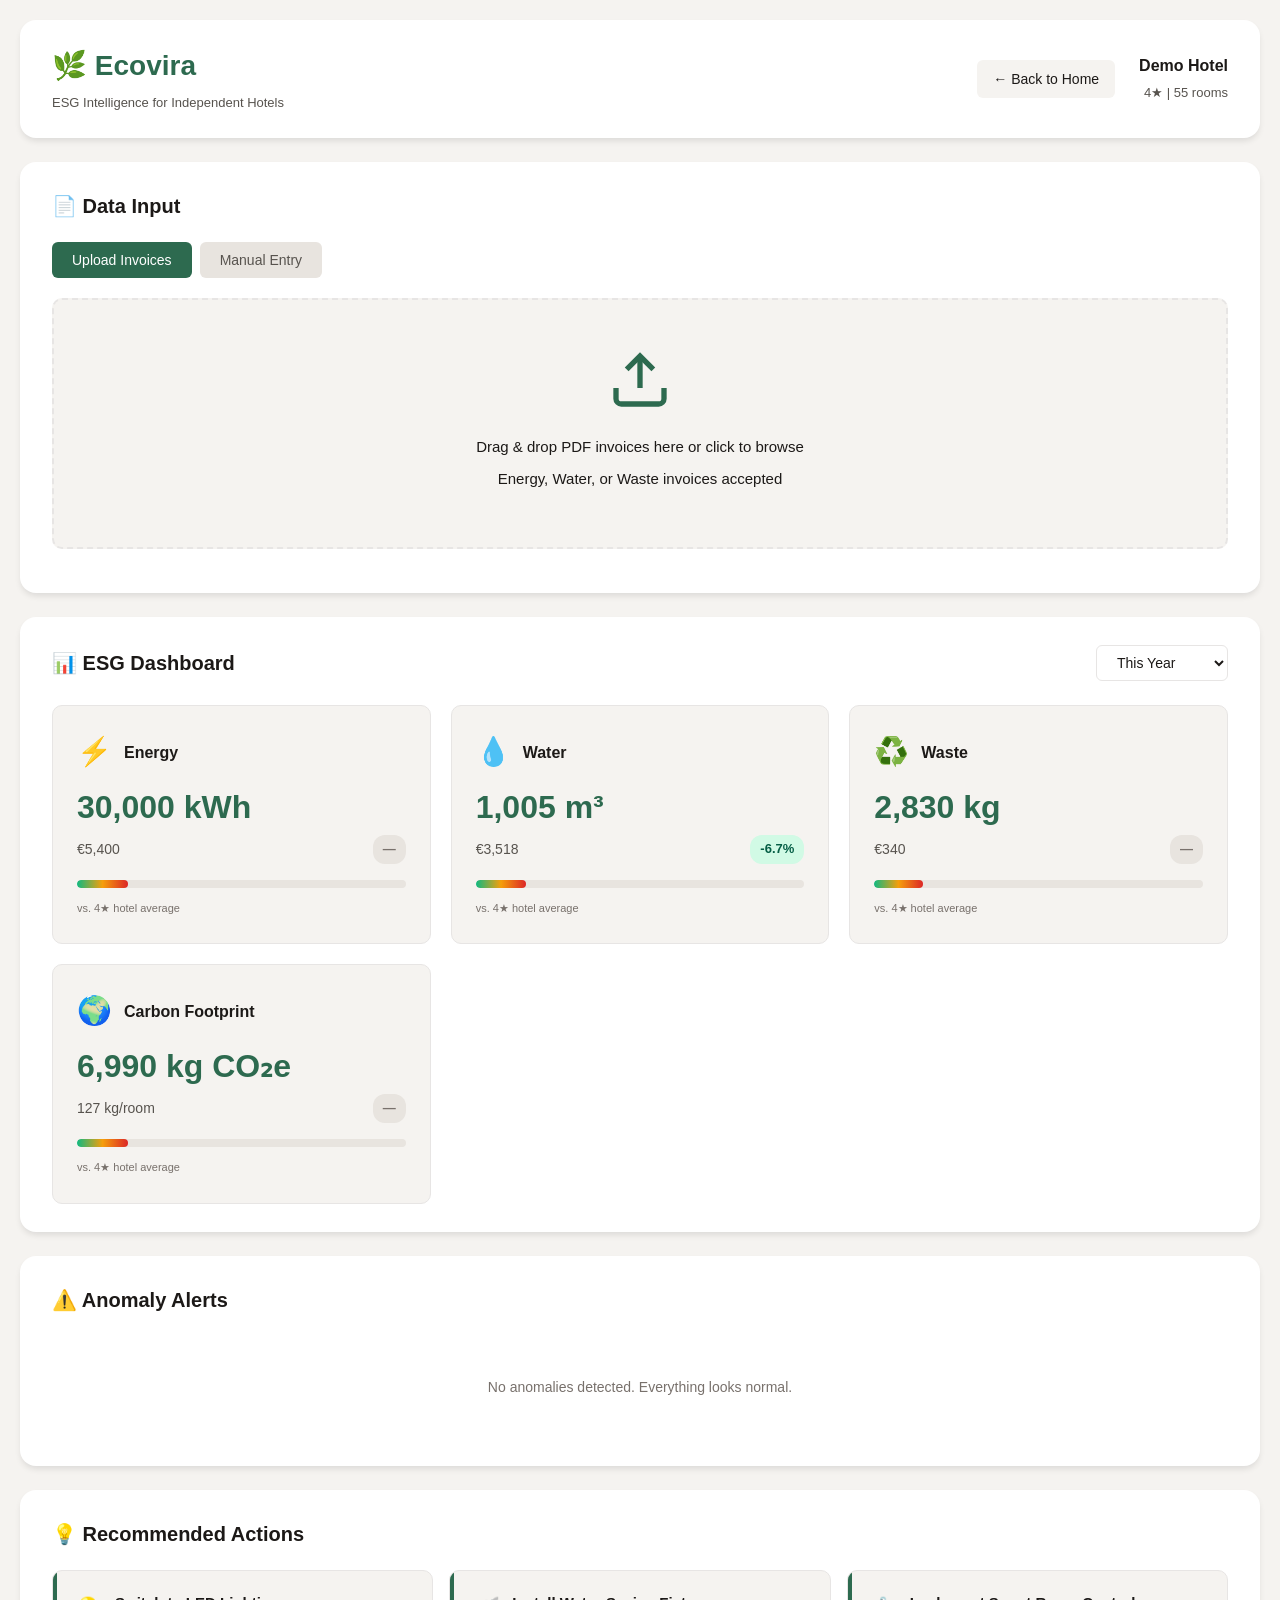
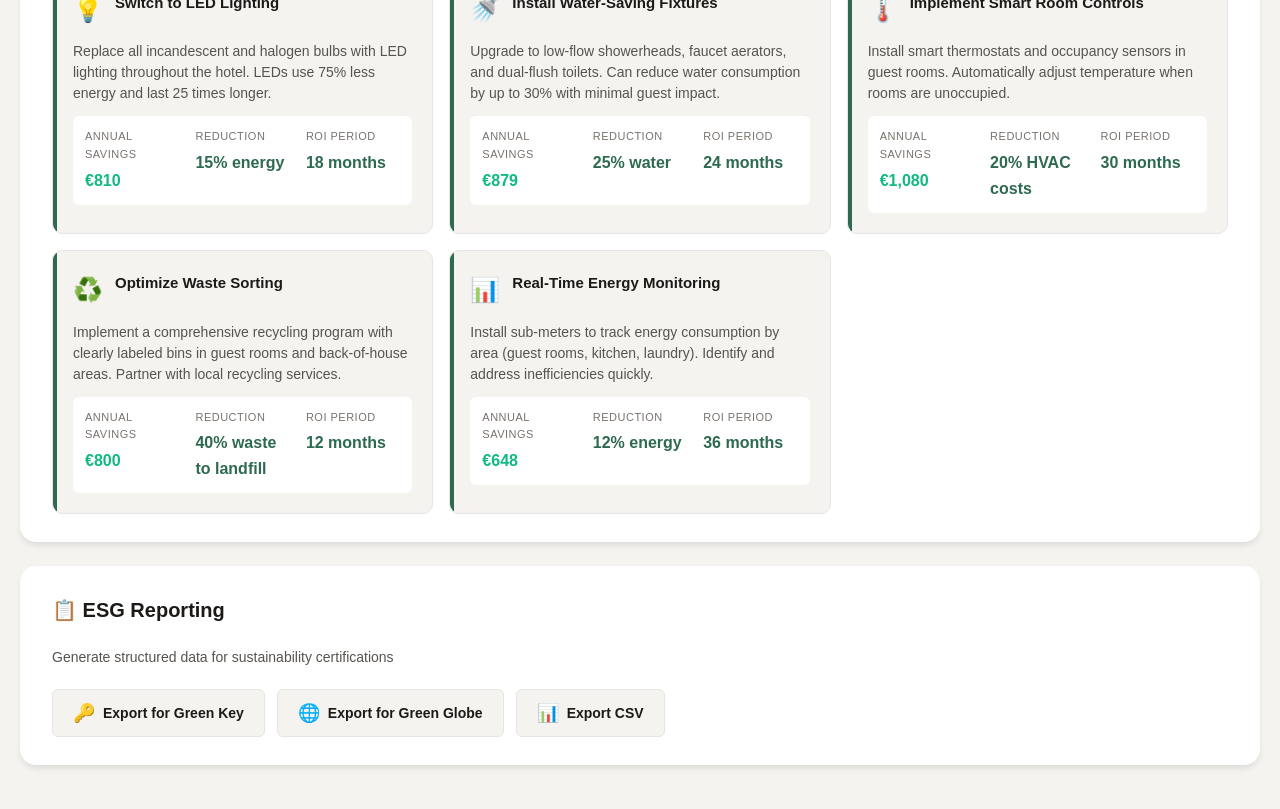
<file: index.html>
<!DOCTYPE html>
<html lang="en">
<head>
    <meta charset="UTF-8">
    <meta name="viewport" content="width=device-width, initial-scale=1.0">
    <title>Dashboard | Ecovira ESG Assistant</title>
    <link rel="stylesheet" href="styles.css">
</head>
<body>
    <div class="container">
        <!-- Header -->
        <header>
            <div class="logo">
                <h1>🌿 Ecovira</h1>
                <p class="tagline">ESG Intelligence for Independent Hotels</p>
            </div>
            <div class="header-actions">
                <a href="landing.html" class="btn-back">← Back to Home</a>
                <div class="hotel-info">
                    <span class="hotel-name">Demo Hotel</span>
                    <span class="hotel-details">4★ | 55 rooms</span>
                </div>
            </div>
        </header>

        <!-- Upload Section -->
        <section class="upload-section">
            <h2>📄 Data Input</h2>
            <div class="upload-tabs">
                <button class="tab-btn active" data-tab="upload">Upload Invoices</button>
                <button class="tab-btn" data-tab="manual">Manual Entry</button>
            </div>

            <!-- Upload Tab -->
            <div class="tab-content active" id="upload-tab">
                <div class="upload-area" id="uploadArea">
                    <svg width="64" height="64" viewBox="0 0 24 24" fill="none" stroke="currentColor" stroke-width="2">
                        <path d="M21 15v4a2 2 0 0 1-2 2H5a2 2 0 0 1-2-2v-4"></path>
                        <polyline points="17 8 12 3 7 8"></polyline>
                        <line x1="12" y1="3" x2="12" y2="15"></line>
                    </svg>
                    <p>Drag & drop PDF invoices here or click to browse</p>
                    <p class="upload-hint">Energy, Water, or Waste invoices accepted</p>
                    <input type="file" id="fileInput" accept=".pdf" multiple hidden>
                </div>
                <div class="uploaded-files" id="uploadedFiles"></div>
                
                <!-- Verification Table -->
                <div class="verification-section" id="verificationSection" style="display: none;">
                    <h3>Verify Extracted Data</h3>
                    <p class="verification-hint">Review and edit the extracted information before adding to your dashboard</p>
                    <div class="verification-table-container">
                        <table class="verification-table" id="verificationTable">
                            <thead>
                                <tr>
                                    <th>Field</th>
                                    <th>Extracted Value</th>
                                    <th>Action</th>
                                </tr>
                            </thead>
                            <tbody id="verificationTableBody">
                                <!-- Populated dynamically -->
                            </tbody>
                        </table>
                    </div>
                    <div class="verification-actions">
                        <button class="btn-secondary" id="cancelVerification">Cancel</button>
                        <button class="btn-primary" id="confirmVerification">Confirm & Add Data</button>
                    </div>
                </div>
            </div>

            <!-- Manual Entry Tab -->
            <div class="tab-content" id="manual-tab">
                <form class="manual-entry-form" id="manualForm">
                    <div class="form-row">
                        <div class="form-group">
                            <label for="dataType">Type</label>
                            <select id="dataType" required>
                                <option value="">Select...</option>
                                <option value="energy">Energy</option>
                                <option value="water">Water</option>
                                <option value="waste">Waste</option>
                            </select>
                        </div>
                        <div class="form-group">
                            <label for="period">Period</label>
                            <input type="month" id="period" required>
                        </div>
                    </div>
                    <div class="form-row">
                        <div class="form-group">
                            <label for="consumption">Consumption</label>
                            <input type="number" id="consumption" placeholder="e.g., 12500" step="0.01" required>
                        </div>
                        <div class="form-group">
                            <label for="unit">Unit</label>
                            <select id="unit" required>
                                <option value="">Select...</option>
                                <option value="kWh">kWh</option>
                                <option value="m³">m³</option>
                                <option value="kg">kg</option>
                                <option value="L">L</option>
                            </select>
                        </div>
                        <div class="form-group">
                            <label for="cost">Cost (€)</label>
                            <input type="number" id="cost" placeholder="e.g., 2340" step="0.01" required>
                        </div>
                    </div>
                    <button type="submit" class="btn-primary">Add Data</button>
                </form>
            </div>
        </section>

        <!-- Dashboard Section -->
        <section class="dashboard-section">
            <div class="section-header">
                <h2>📊 ESG Dashboard</h2>
                <div class="period-selector">
                    <select id="dashboardPeriod">
                        <option value="month">This Month</option>
                        <option value="quarter">This Quarter</option>
                        <option value="year" selected>This Year</option>
                    </select>
                </div>
            </div>

            <div class="kpi-grid">
                <!-- Energy KPI -->
                <div class="kpi-card">
                    <div class="kpi-header">
                        <span class="kpi-icon">⚡</span>
                        <h3>Energy</h3>
                    </div>
                    <div class="kpi-value" id="energyValue">0 kWh</div>
                    <div class="kpi-meta">
                        <span class="kpi-cost" id="energyCost">€0</span>
                        <span class="kpi-trend neutral" id="energyTrend">—</span>
                    </div>
                    <div class="kpi-benchmark">
                        <div class="benchmark-bar">
                            <div class="benchmark-fill" id="energyBenchmark" style="width: 0%"></div>
                        </div>
                        <span class="benchmark-label">vs. 4★ hotel average</span>
                    </div>
                </div>

                <!-- Water KPI -->
                <div class="kpi-card">
                    <div class="kpi-header">
                        <span class="kpi-icon">💧</span>
                        <h3>Water</h3>
                    </div>
                    <div class="kpi-value" id="waterValue">0 m³</div>
                    <div class="kpi-meta">
                        <span class="kpi-cost" id="waterCost">€0</span>
                        <span class="kpi-trend neutral" id="waterTrend">—</span>
                    </div>
                    <div class="kpi-benchmark">
                        <div class="benchmark-bar">
                            <div class="benchmark-fill" id="waterBenchmark" style="width: 0%"></div>
                        </div>
                        <span class="benchmark-label">vs. 4★ hotel average</span>
                    </div>
                </div>

                <!-- Waste KPI -->
                <div class="kpi-card">
                    <div class="kpi-header">
                        <span class="kpi-icon">♻️</span>
                        <h3>Waste</h3>
                    </div>
                    <div class="kpi-value" id="wasteValue">0 kg</div>
                    <div class="kpi-meta">
                        <span class="kpi-cost" id="wasteCost">€0</span>
                        <span class="kpi-trend neutral" id="wasteTrend">—</span>
                    </div>
                    <div class="kpi-benchmark">
                        <div class="benchmark-bar">
                            <div class="benchmark-fill" id="wasteBenchmark" style="width: 0%"></div>
                        </div>
                        <span class="benchmark-label">vs. 4★ hotel average</span>
                    </div>
                </div>

                <!-- Carbon Footprint -->
                <div class="kpi-card">
                    <div class="kpi-header">
                        <span class="kpi-icon">🌍</span>
                        <h3>Carbon Footprint</h3>
                    </div>
                    <div class="kpi-value" id="carbonValue">0 kg CO₂e</div>
                    <div class="kpi-meta">
                        <span class="kpi-per-room" id="carbonPerRoom">0 kg/room</span>
                        <span class="kpi-trend neutral" id="carbonTrend">—</span>
                    </div>
                    <div class="kpi-benchmark">
                        <div class="benchmark-bar">
                            <div class="benchmark-fill" id="carbonBenchmark" style="width: 0%"></div>
                        </div>
                        <span class="benchmark-label">vs. 4★ hotel average</span>
                    </div>
                </div>
            </div>
        </section>

        <!-- Anomalies Section -->
        <section class="anomalies-section">
            <h2>⚠️ Anomaly Alerts</h2>
            <div class="anomalies-container" id="anomaliesContainer">
                <div class="empty-state">
                    <p>No anomalies detected. Add data to start monitoring.</p>
                </div>
            </div>
        </section>

        <!-- Recommendations Section -->
        <section class="recommendations-section">
            <h2>💡 Recommended Actions</h2>
            <div class="recommendations-container" id="recommendationsContainer">
                <div class="empty-state">
                    <p>Recommendations will appear once data is analyzed.</p>
                </div>
            </div>
        </section>

        <!-- Export Section -->
        <section class="export-section">
            <h2>📋 ESG Reporting</h2>
            <p class="export-description">Generate structured data for sustainability certifications</p>
            <div class="export-buttons">
                <button class="btn-export" id="exportGreenKey">
                    <span>🔑</span>
                    Export for Green Key
                </button>
                <button class="btn-export" id="exportGreenGlobe">
                    <span>🌐</span>
                    Export for Green Globe
                </button>
                <button class="btn-export" id="exportCSV">
                    <span>📊</span>
                    Export CSV
                </button>
            </div>
        </section>
    </div>

    <script src="app.js"></script>
</body>
</html>
</file>
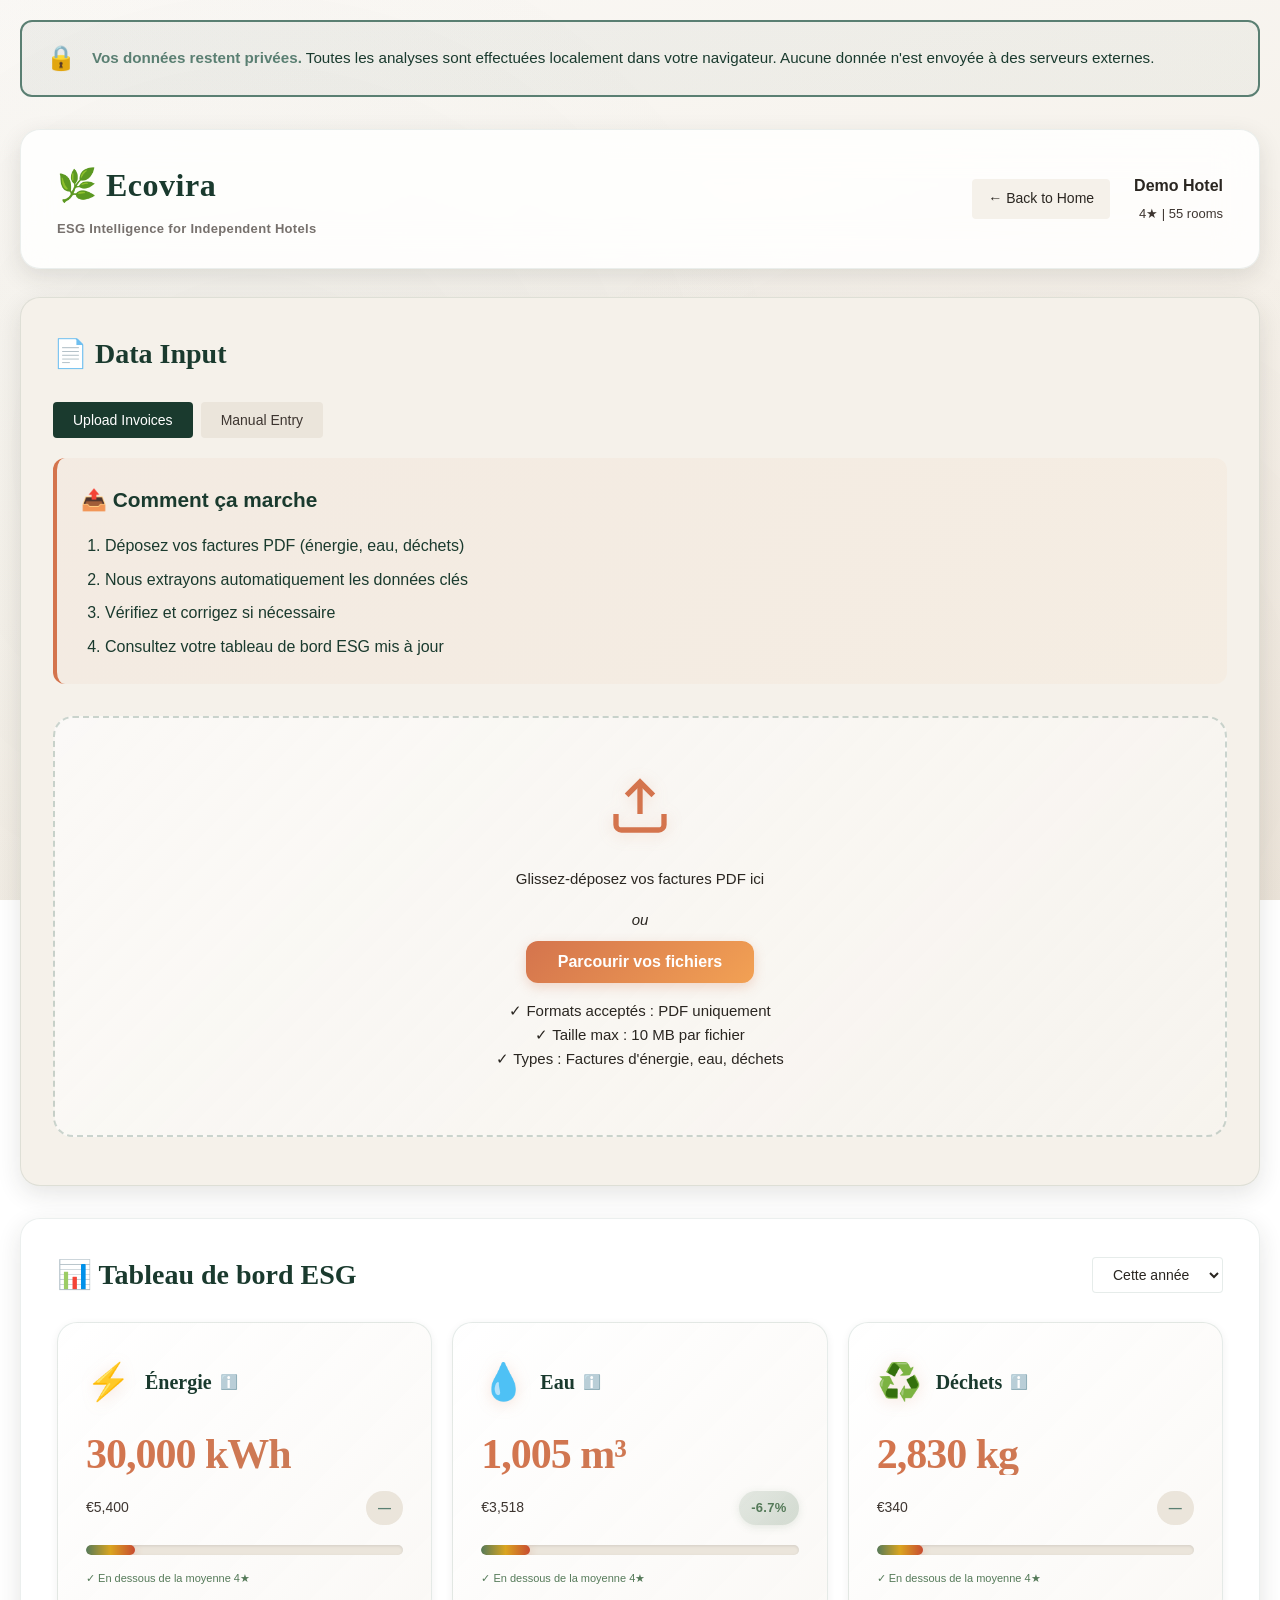
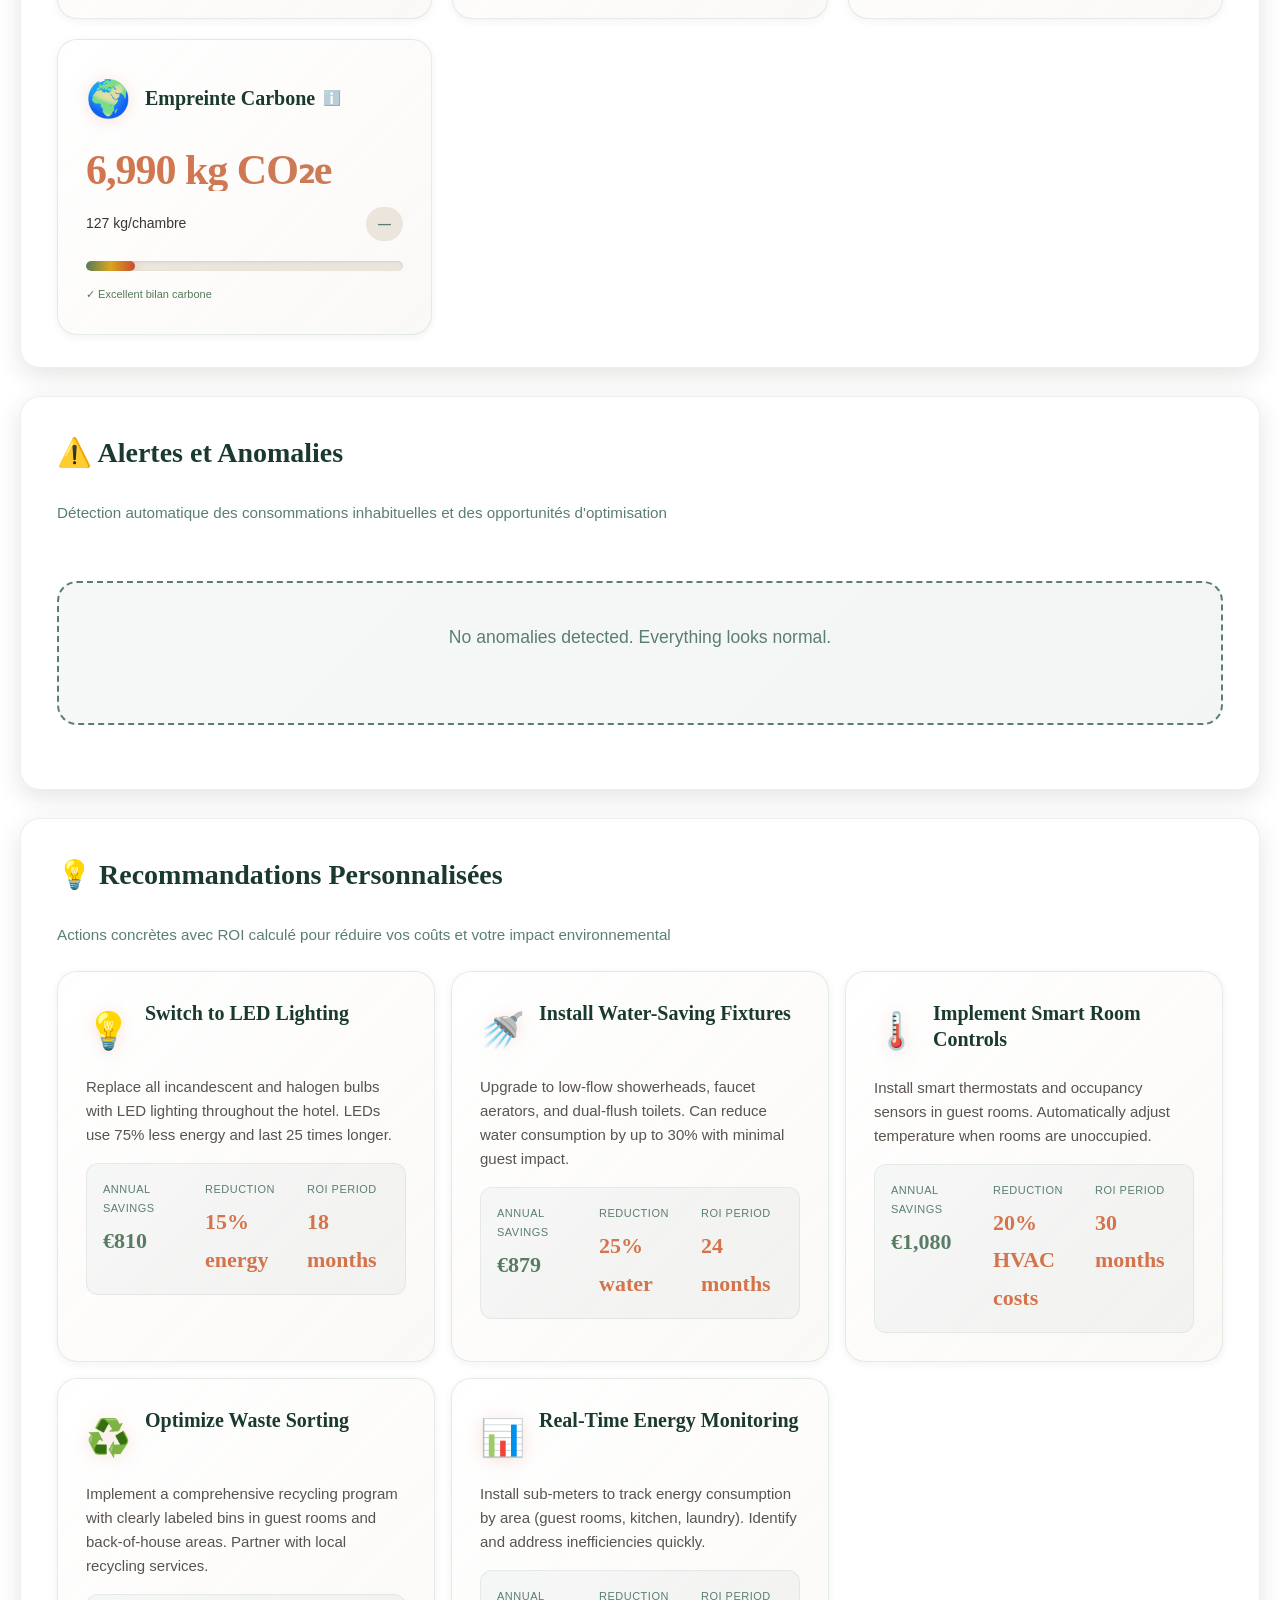
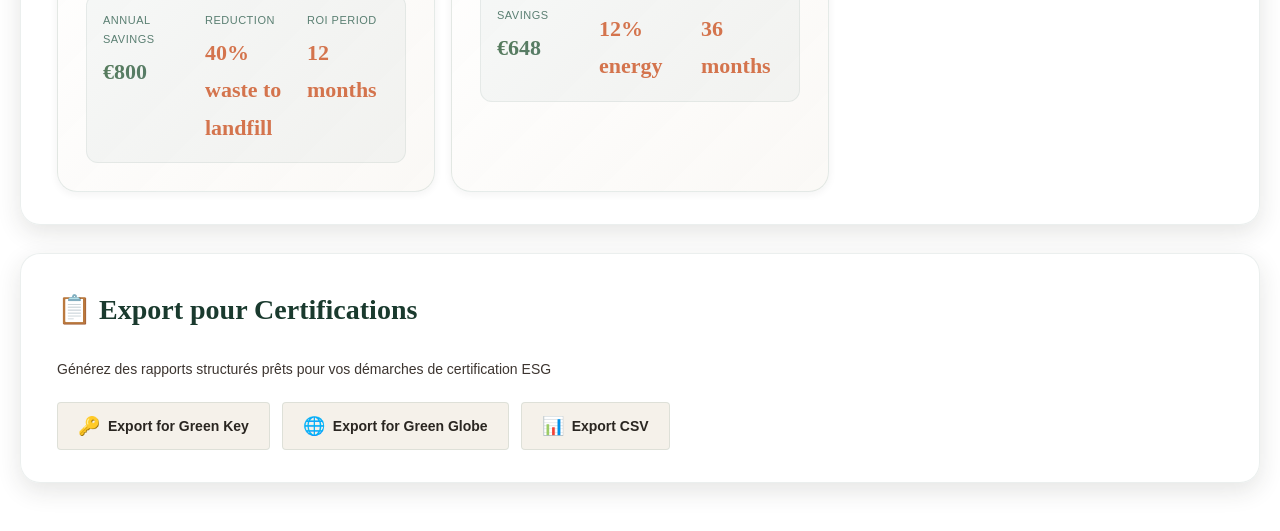
<file: dashboard.html>
<!DOCTYPE html>
<html lang="en">
<head>
    <meta charset="UTF-8">
    <meta name="viewport" content="width=device-width, initial-scale=1.0">
    <title>Dashboard | Ecovira ESG Assistant</title>
    <link rel="stylesheet" href="dashboard-styles.css">
</head>
<body>
    <div class="container">
        <!-- Privacy Banner -->
        <div class="privacy-banner">
            <div class="privacy-content">
                <span class="privacy-icon">🔒</span>
                <p><strong>Vos données restent privées.</strong> Toutes les analyses sont effectuées localement dans votre navigateur. Aucune donnée n'est envoyée à des serveurs externes.</p>
            </div>
        </div>

        <!-- Header -->
        <header>
            <div class="logo">
                <h1>🌿 Ecovira</h1>
                <p class="tagline">ESG Intelligence for Independent Hotels</p>
            </div>
            <div class="header-actions">
                <a href="landing.html" class="btn-back">← Back to Home</a>
                <div class="hotel-info">
                    <span class="hotel-name">Demo Hotel</span>
                    <span class="hotel-details">4★ | 55 rooms</span>
                </div>
            </div>
        </header>

        <!-- Upload Section -->
        <section class="upload-section">
            <h2>📄 Data Input</h2>
            <div class="upload-tabs">
                <button class="tab-btn active" data-tab="upload">Upload Invoices</button>
                <button class="tab-btn" data-tab="manual">Manual Entry</button>
            </div>

            <!-- Upload Tab -->
            <div class="tab-content active" id="upload-tab">
                <div class="upload-info">
                    <h3>📤 Comment ça marche</h3>
                    <ol class="upload-steps">
                        <li>Déposez vos factures PDF (énergie, eau, déchets)</li>
                        <li>Nous extrayons automatiquement les données clés</li>
                        <li>Vérifiez et corrigez si nécessaire</li>
                        <li>Consultez votre tableau de bord ESG mis à jour</li>
                    </ol>
                </div>
                <div class="upload-area" id="uploadArea">
                    <svg width="64" height="64" viewBox="0 0 24 24" fill="none" stroke="currentColor" stroke-width="2">
                        <path d="M21 15v4a2 2 0 0 1-2 2H5a2 2 0 0 1-2-2v-4"></path>
                        <polyline points="17 8 12 3 7 8"></polyline>
                        <line x1="12" y1="3" x2="12" y2="15"></line>
                    </svg>
                    <p class="upload-main">Glissez-déposez vos factures PDF ici</p>
                    <p class="upload-or">ou</p>
                    <button class="btn-upload">Parcourir vos fichiers</button>
                    <p class="upload-hint">✓ Formats acceptés : PDF uniquement<br>✓ Taille max : 10 MB par fichier<br>✓ Types : Factures d'énergie, eau, déchets</p>
                    <input type="file" id="fileInput" accept=".pdf" multiple hidden>
                </div>
                <div class="uploaded-files" id="uploadedFiles"></div>
                
                <!-- Verification Table -->
                <div class="verification-section" id="verificationSection" style="display: none;">
                    <div class="verification-header">
                        <h3>✓ Vérification des données extraites</h3>
                        <span class="confidence-badge" id="confidenceBadge">Confiance: 95%</span>
                    </div>
                    <p class="verification-hint">👁️ Vérifiez les informations ci-dessous. Les champs en <span class="highlight-warning">orange</span> nécessitent votre attention. Vous pouvez modifier directement dans le tableau.</p>
                    <div class="verification-table-container">
                        <table class="verification-table" id="verificationTable">
                            <thead>
                                <tr>
                                    <th>Field</th>
                                    <th>Extracted Value</th>
                                    <th>Action</th>
                                </tr>
                            </thead>
                            <tbody id="verificationTableBody">
                                <!-- Populated dynamically -->
                            </tbody>
                        </table>
                    </div>
                    <div class="verification-actions">
                        <button class="btn-secondary" id="cancelVerification">Cancel</button>
                        <button class="btn-primary" id="confirmVerification">Confirm & Add Data</button>
                    </div>
                </div>
            </div>

            <!-- Manual Entry Tab -->
            <div class="tab-content" id="manual-tab">
                <form class="manual-entry-form" id="manualForm">
                    <div class="form-row">
                        <div class="form-group">
                            <label for="dataType">Type</label>
                            <select id="dataType" required>
                                <option value="">Select...</option>
                                <option value="energy">Energy</option>
                                <option value="water">Water</option>
                                <option value="waste">Waste</option>
                            </select>
                        </div>
                        <div class="form-group">
                            <label for="period">Period</label>
                            <input type="month" id="period" required>
                        </div>
                    </div>
                    <div class="form-row">
                        <div class="form-group">
                            <label for="consumption">Consumption</label>
                            <input type="number" id="consumption" placeholder="e.g., 12500" step="0.01" required>
                        </div>
                        <div class="form-group">
                            <label for="unit">Unit</label>
                            <select id="unit" required>
                                <option value="">Select...</option>
                                <option value="kWh">kWh</option>
                                <option value="m³">m³</option>
                                <option value="kg">kg</option>
                                <option value="L">L</option>
                            </select>
                        </div>
                        <div class="form-group">
                            <label for="cost">Cost (€)</label>
                            <input type="number" id="cost" placeholder="e.g., 2340" step="0.01" required>
                        </div>
                    </div>
                    <button type="submit" class="btn-primary">Add Data</button>
                </form>
            </div>
        </section>

        <!-- Dashboard Section -->
        <section class="dashboard-section">
            <div class="section-header">
                <h2>📊 Tableau de bord ESG</h2>
                <div class="period-selector">
                    <select id="dashboardPeriod">
                        <option value="month">Ce mois</option>
                        <option value="quarter">Ce trimestre</option>
                        <option value="year" selected>Cette année</option>
                    </select>
                </div>
            </div>

            <!-- Empty State -->
            <div class="empty-state" id="emptyState">
                <div class="empty-state-icon">📈</div>
                <h3>Commencez par importer vos premières factures</h3>
                <p>Pour voir vos KPIs ESG et obtenir des recommandations personnalisées, ajoutez vos factures d'énergie, d'eau ou de déchets ci-dessus.</p>
                <div class="empty-state-benefits">
                    <div class="benefit-item">
                        <span>✓</span> Suivi en temps réel de vos consommations
                    </div>
                    <div class="benefit-item">
                        <span>✓</span> Détection automatique d'anomalies
                    </div>
                    <div class="benefit-item">
                        <span>✓</span> Recommandations avec ROI calculé
                    </div>
                    <div class="benefit-item">
                        <span>✓</span> Export pour certifications Green Key / Green Globe
                    </div>
                </div>
            </div>

            <div class="kpi-grid" id="kpiGrid" style="display: none;">
                <!-- Energy KPI -->
                <div class="kpi-card">
                    <div class="kpi-header">
                        <span class="kpi-icon">⚡</span>
                        <div>
                            <h3>Énergie</h3>
                            <span class="kpi-tooltip" title="Consommation électrique totale basée sur vos factures">ℹ️</span>
                        </div>
                    </div>
                    <div class="kpi-value" id="energyValue">0 kWh</div>
                    <div class="kpi-meta">
                        <span class="kpi-cost" id="energyCost">€0</span>
                        <span class="kpi-trend neutral" id="energyTrend">—</span>
                    </div>
                    <div class="kpi-benchmark">
                        <div class="benchmark-bar">
                            <div class="benchmark-fill" id="energyBenchmark" style="width: 0%"></div>
                        </div>
                        <span class="benchmark-label" id="energyBenchmarkLabel">Chargement...</span>
                    </div>
                </div>

                <!-- Water KPI -->
                <div class="kpi-card">
                    <div class="kpi-header">
                        <span class="kpi-icon">💧</span>
                        <div>
                            <h3>Eau</h3>
                            <span class="kpi-tooltip" title="Consommation d'eau totale basée sur vos factures">ℹ️</span>
                        </div>
                    </div>
                    <div class="kpi-value" id="waterValue">0 m³</div>
                    <div class="kpi-meta">
                        <span class="kpi-cost" id="waterCost">€0</span>
                        <span class="kpi-trend neutral" id="waterTrend">—</span>
                    </div>
                    <div class="kpi-benchmark">
                        <div class="benchmark-bar">
                            <div class="benchmark-fill" id="waterBenchmark" style="width: 0%"></div>
                        </div>
                        <span class="benchmark-label" id="waterBenchmarkLabel">Chargement...</span>
                    </div>
                </div>

                <!-- Waste KPI -->
                <div class="kpi-card">
                    <div class="kpi-header">
                        <span class="kpi-icon">♻️</span>
                        <div>
                            <h3>Déchets</h3>
                            <span class="kpi-tooltip" title="Quantité de déchets générés basée sur vos factures">ℹ️</span>
                        </div>
                    </div>
                    <div class="kpi-value" id="wasteValue">0 kg</div>
                    <div class="kpi-meta">
                        <span class="kpi-cost" id="wasteCost">€0</span>
                        <span class="kpi-trend neutral" id="wasteTrend">—</span>
                    </div>
                    <div class="kpi-benchmark">
                        <div class="benchmark-bar">
                            <div class="benchmark-fill" id="wasteBenchmark" style="width: 0%"></div>
                        </div>
                        <span class="benchmark-label" id="wasteBenchmarkLabel">Chargement...</span>
                    </div>
                </div>

                <!-- Carbon Footprint -->
                <div class="kpi-card">
                    <div class="kpi-header">
                        <span class="kpi-icon">🌍</span>
                        <div>
                            <h3>Empreinte Carbone</h3>
                            <span class="kpi-tooltip" title="Émissions de CO2 estimées basées sur votre consommation d'énergie">ℹ️</span>
                        </div>
                    </div>
                    <div class="kpi-value" id="carbonValue">0 kg CO₂e</div>
                    <div class="kpi-meta">
                        <span class="kpi-per-room" id="carbonPerRoom">0 kg/chambre</span>
                        <span class="kpi-trend neutral" id="carbonTrend">—</span>
                    </div>
                    <div class="kpi-benchmark">
                        <div class="benchmark-bar">
                            <div class="benchmark-fill" id="carbonBenchmark" style="width: 0%"></div>
                        </div>
                        <span class="benchmark-label" id="carbonBenchmarkLabel">Chargement...</span>
                    </div>
                </div>
            </div>
        </section>

        <!-- Anomalies Section -->
        <section class="anomalies-section" id="anomaliesSection" style="display: none;">
            <h2>⚠️ Alertes et Anomalies</h2>
            <p class="section-description">Détection automatique des consommations inhabituelles et des opportunités d'optimisation</p>
            <div class="anomalies-container" id="anomaliesContainer">
                <div class="empty-state-small">
                    <p>Aucune anomalie détectée pour le moment.</p>
                </div>
            </div>
        </section>

        <!-- Recommendations Section -->
        <section class="recommendations-section" id="recommendationsSection" style="display: none;">
            <h2>💡 Recommandations Personnalisées</h2>
            <p class="section-description">Actions concrètes avec ROI calculé pour réduire vos coûts et votre impact environnemental</p>
            <div class="recommendations-container" id="recommendationsContainer">
                <div class="empty-state-small">
                    <p>Les recommandations apparaîtront après l'analyse de vos données.</p>
                </div>
            </div>
        </section>

        <!-- Export Section -->
        <section class="export-section" id="exportSection" style="display: none;">
            <h2>📋 Export pour Certifications</h2>
            <p class="export-description">Générez des rapports structurés prêts pour vos démarches de certification ESG</p>
            <div class="export-buttons">
                <button class="btn-export" id="exportGreenKey">
                    <span>🔑</span>
                    Export for Green Key
                </button>
                <button class="btn-export" id="exportGreenGlobe">
                    <span>🌐</span>
                    Export for Green Globe
                </button>
                <button class="btn-export" id="exportCSV">
                    <span>📊</span>
                    Export CSV
                </button>
            </div>
        </section>
    </div>

    <script src="dashboard-app.js"></script>
</body>
</html>
</file>
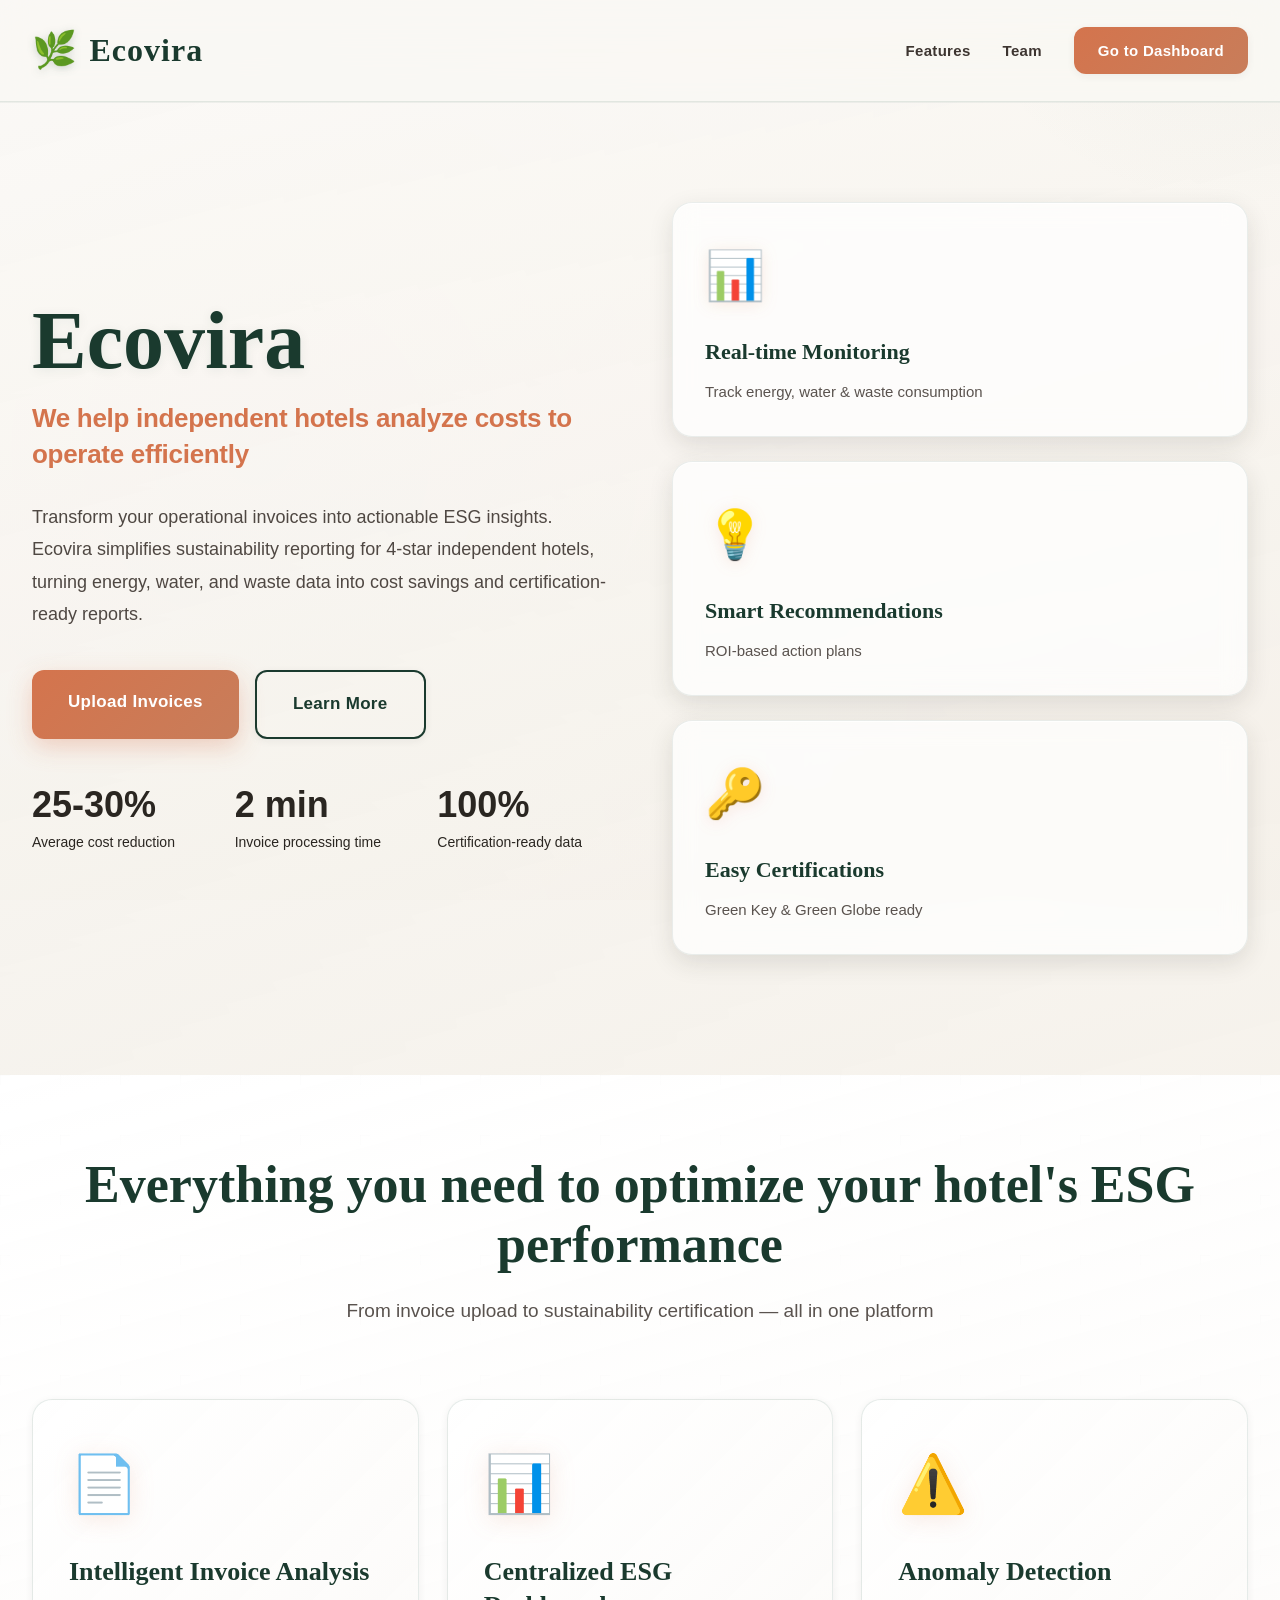
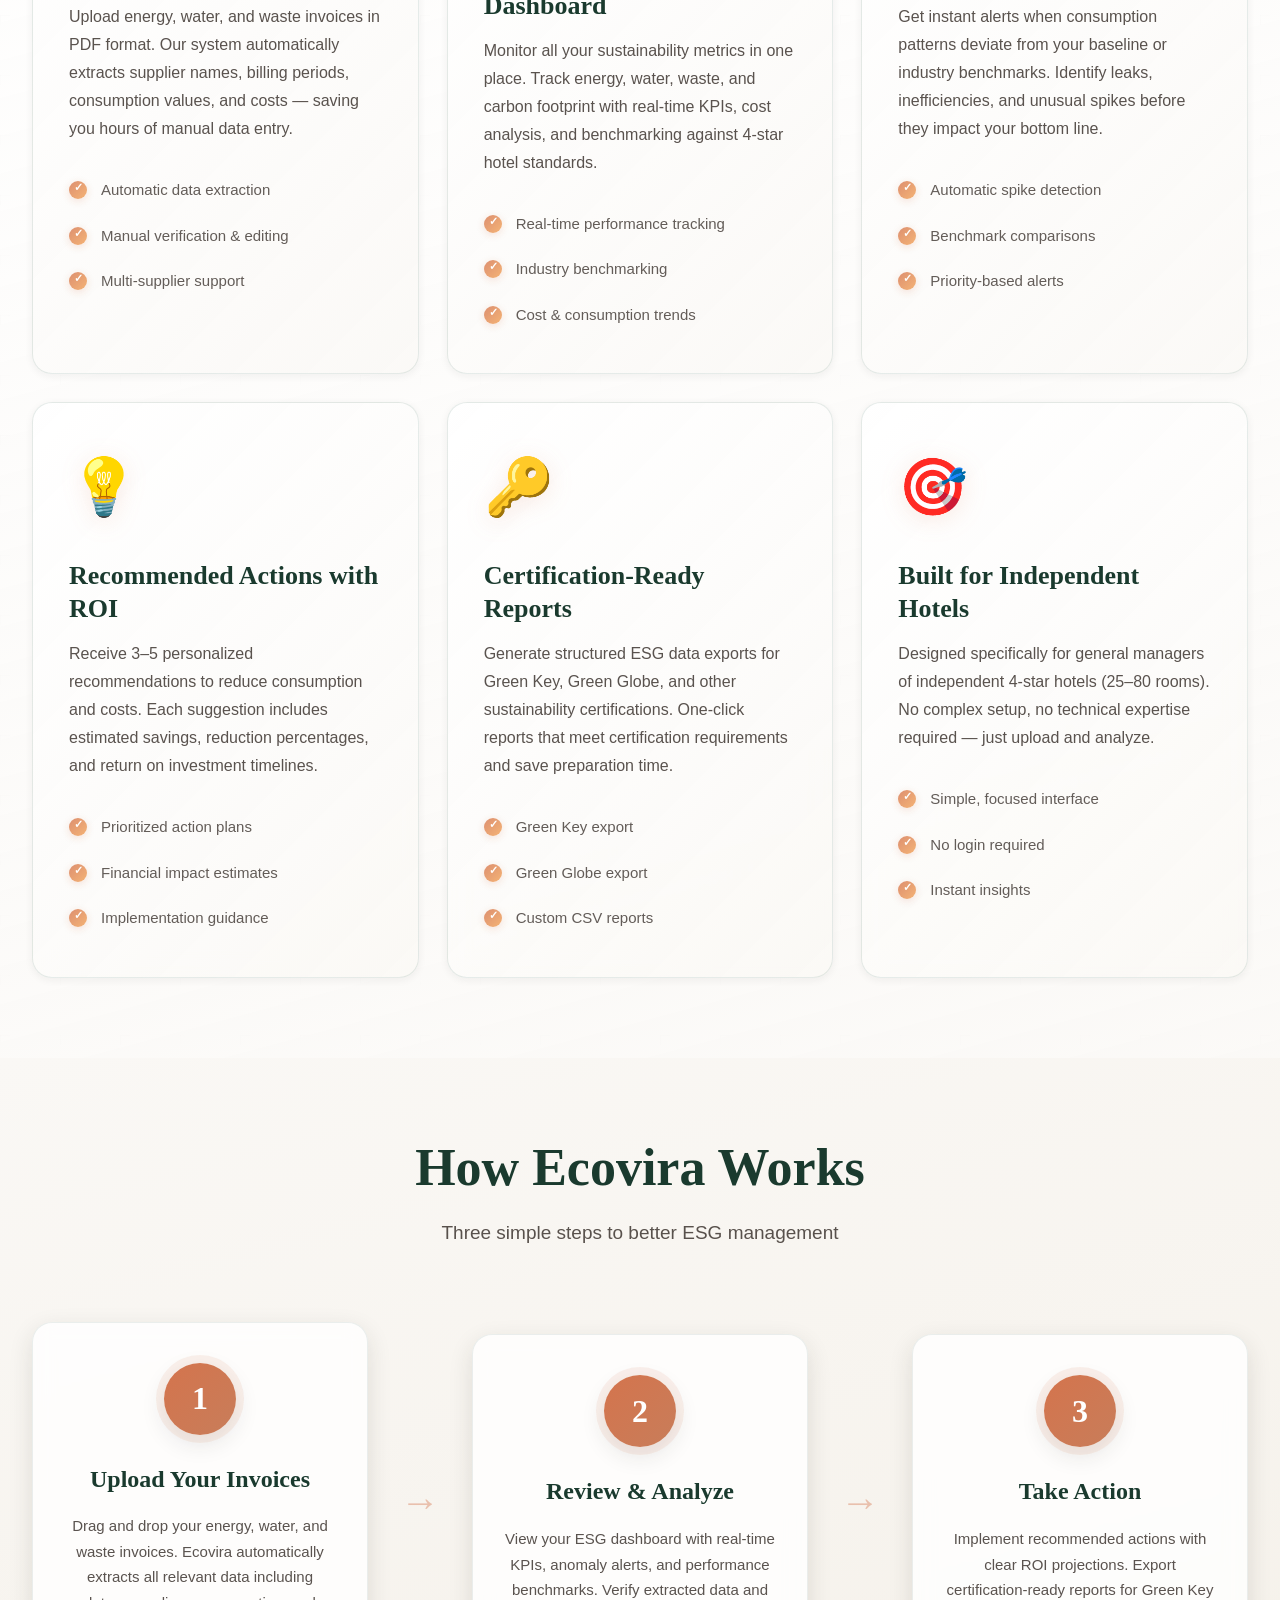
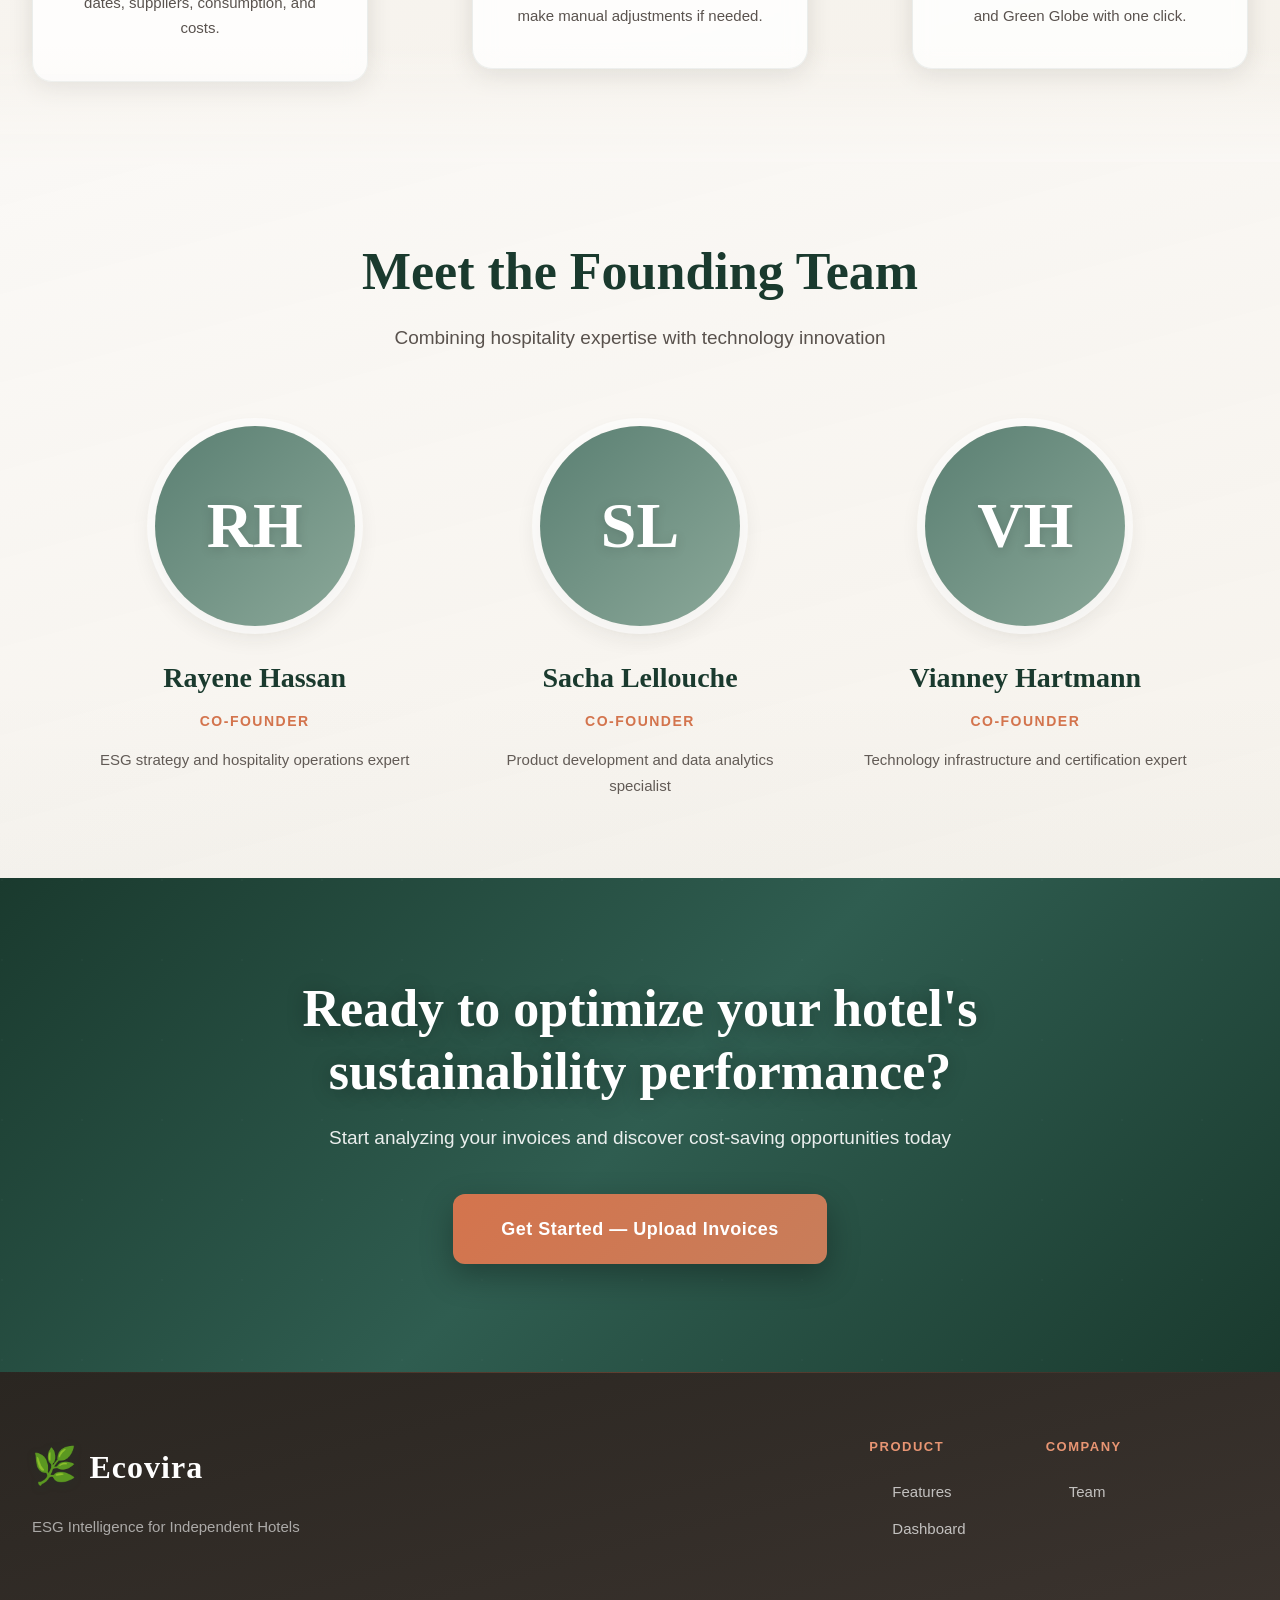
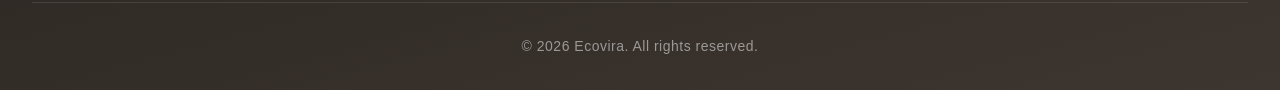
<file: landing.html>
<!DOCTYPE html>
<html lang="en">
<head>
    <meta charset="UTF-8">
    <meta name="viewport" content="width=device-width, initial-scale=1.0">
    <title>Ecovira | ESG Intelligence for Independent Hotels</title>
    <link rel="stylesheet" href="landing-styles.css">
</head>
<body>
    <!-- Navigation -->
    <nav class="navbar">
        <div class="nav-container">
            <div class="logo">
                <span class="logo-icon">🌿</span>
                <span class="logo-text">Ecovira</span>
            </div>
            <div class="nav-links">
                <a href="#features">Features</a>
                <a href="#team">Team</a>
                <a href="dashboard.html" class="btn-nav-primary">Go to Dashboard</a>
            </div>
        </div>
    </nav>

    <!-- Hero Section -->
    <section class="hero">
        <div class="hero-container">
            <div class="hero-content">
                <h1 class="hero-title">Ecovira</h1>
                <p class="hero-tagline">We help independent hotels analyze costs to operate efficiently</p>
                <p class="hero-description">
                    Transform your operational invoices into actionable ESG insights. Ecovira simplifies sustainability 
                    reporting for 4-star independent hotels, turning energy, water, and waste data into cost savings 
                    and certification-ready reports.
                </p>
                <div class="hero-cta">
                    <a href="dashboard.html" class="btn-primary">Upload Invoices</a>
                    <a href="#features" class="btn-secondary">Learn More</a>
                </div>
                <div class="hero-stats">
                    <div class="stat-item">
                        <div class="stat-value">25-30%</div>
                        <div class="stat-label">Average cost reduction</div>
                    </div>
                    <div class="stat-item">
                        <div class="stat-value">2 min</div>
                        <div class="stat-label">Invoice processing time</div>
                    </div>
                    <div class="stat-item">
                        <div class="stat-value">100%</div>
                        <div class="stat-label">Certification-ready data</div>
                    </div>
                </div>
            </div>
            <div class="hero-visual">
                <div class="visual-card">
                    <div class="visual-icon">📊</div>
                    <h3>Real-time Monitoring</h3>
                    <p>Track energy, water & waste consumption</p>
                </div>
                <div class="visual-card">
                    <div class="visual-icon">💡</div>
                    <h3>Smart Recommendations</h3>
                    <p>ROI-based action plans</p>
                </div>
                <div class="visual-card">
                    <div class="visual-icon">🔑</div>
                    <h3>Easy Certifications</h3>
                    <p>Green Key & Green Globe ready</p>
                </div>
            </div>
        </div>
    </section>

    <!-- Platform Overview Section -->
    <section id="features" class="features">
        <div class="section-container">
            <div class="section-header-center">
                <h2>Everything you need to optimize your hotel's ESG performance</h2>
                <p class="section-subtitle">From invoice upload to sustainability certification — all in one platform</p>
            </div>

            <div class="features-grid">
                <!-- Feature 1 -->
                <div class="feature-card">
                    <div class="feature-icon">📄</div>
                    <h3>Intelligent Invoice Analysis</h3>
                    <p>Upload energy, water, and waste invoices in PDF format. Our system automatically extracts supplier names, billing periods, consumption values, and costs — saving you hours of manual data entry.</p>
                    <ul class="feature-list">
                        <li>Automatic data extraction</li>
                        <li>Manual verification & editing</li>
                        <li>Multi-supplier support</li>
                    </ul>
                </div>

                <!-- Feature 2 -->
                <div class="feature-card">
                    <div class="feature-icon">📊</div>
                    <h3>Centralized ESG Dashboard</h3>
                    <p>Monitor all your sustainability metrics in one place. Track energy, water, waste, and carbon footprint with real-time KPIs, cost analysis, and benchmarking against 4-star hotel standards.</p>
                    <ul class="feature-list">
                        <li>Real-time performance tracking</li>
                        <li>Industry benchmarking</li>
                        <li>Cost & consumption trends</li>
                    </ul>
                </div>

                <!-- Feature 3 -->
                <div class="feature-card">
                    <div class="feature-icon">⚠️</div>
                    <h3>Anomaly Detection</h3>
                    <p>Get instant alerts when consumption patterns deviate from your baseline or industry benchmarks. Identify leaks, inefficiencies, and unusual spikes before they impact your bottom line.</p>
                    <ul class="feature-list">
                        <li>Automatic spike detection</li>
                        <li>Benchmark comparisons</li>
                        <li>Priority-based alerts</li>
                    </ul>
                </div>

                <!-- Feature 4 -->
                <div class="feature-card">
                    <div class="feature-icon">💡</div>
                    <h3>Recommended Actions with ROI</h3>
                    <p>Receive 3–5 personalized recommendations to reduce consumption and costs. Each suggestion includes estimated savings, reduction percentages, and return on investment timelines.</p>
                    <ul class="feature-list">
                        <li>Prioritized action plans</li>
                        <li>Financial impact estimates</li>
                        <li>Implementation guidance</li>
                    </ul>
                </div>

                <!-- Feature 5 -->
                <div class="feature-card">
                    <div class="feature-icon">🔑</div>
                    <h3>Certification-Ready Reports</h3>
                    <p>Generate structured ESG data exports for Green Key, Green Globe, and other sustainability certifications. One-click reports that meet certification requirements and save preparation time.</p>
                    <ul class="feature-list">
                        <li>Green Key export</li>
                        <li>Green Globe export</li>
                        <li>Custom CSV reports</li>
                    </ul>
                </div>

                <!-- Feature 6 -->
                <div class="feature-card">
                    <div class="feature-icon">🎯</div>
                    <h3>Built for Independent Hotels</h3>
                    <p>Designed specifically for general managers of independent 4-star hotels (25–80 rooms). No complex setup, no technical expertise required — just upload and analyze.</p>
                    <ul class="feature-list">
                        <li>Simple, focused interface</li>
                        <li>No login required</li>
                        <li>Instant insights</li>
                    </ul>
                </div>
            </div>
        </div>
    </section>

    <!-- How It Works -->
    <section class="how-it-works">
        <div class="section-container">
            <div class="section-header-center">
                <h2>How Ecovira Works</h2>
                <p class="section-subtitle">Three simple steps to better ESG management</p>
            </div>

            <div class="steps-grid">
                <div class="step-card">
                    <div class="step-number">1</div>
                    <h3>Upload Your Invoices</h3>
                    <p>Drag and drop your energy, water, and waste invoices. Ecovira automatically extracts all relevant data including dates, suppliers, consumption, and costs.</p>
                </div>
                <div class="step-arrow">→</div>
                <div class="step-card">
                    <div class="step-number">2</div>
                    <h3>Review & Analyze</h3>
                    <p>View your ESG dashboard with real-time KPIs, anomaly alerts, and performance benchmarks. Verify extracted data and make manual adjustments if needed.</p>
                </div>
                <div class="step-arrow">→</div>
                <div class="step-card">
                    <div class="step-number">3</div>
                    <h3>Take Action</h3>
                    <p>Implement recommended actions with clear ROI projections. Export certification-ready reports for Green Key and Green Globe with one click.</p>
                </div>
            </div>
        </div>
    </section>

    <!-- Team Section -->
    <section id="team" class="team">
        <div class="section-container">
            <div class="section-header-center">
                <h2>Meet the Founding Team</h2>
                <p class="section-subtitle">Combining hospitality expertise with technology innovation</p>
            </div>

            <div class="team-grid">
                <div class="team-card">
                    <div class="team-photo">
                        <div class="photo-placeholder">RH</div>
                    </div>
                    <h3>Rayene Hassan</h3>
                    <p class="team-role">Co-founder</p>
                    <p class="team-bio">ESG strategy and hospitality operations expert</p>
                </div>

                <div class="team-card">
                    <div class="team-photo">
                        <div class="photo-placeholder">SL</div>
                    </div>
                    <h3>Sacha Lellouche</h3>
                    <p class="team-role">Co-founder</p>
                    <p class="team-bio">Product development and data analytics specialist</p>
                </div>

                <div class="team-card">
                    <div class="team-photo">
                        <div class="photo-placeholder">VH</div>
                    </div>
                    <h3>Vianney Hartmann</h3>
                    <p class="team-role">Co-founder</p>
                    <p class="team-bio">Technology infrastructure and certification expert</p>
                </div>
            </div>
        </div>
    </section>

    <!-- CTA Section -->
    <section class="cta-section">
        <div class="cta-container">
            <h2>Ready to optimize your hotel's sustainability performance?</h2>
            <p>Start analyzing your invoices and discover cost-saving opportunities today</p>
            <a href="dashboard.html" class="btn-primary-large">Get Started — Upload Invoices</a>
        </div>
    </section>

    <!-- Footer -->
    <footer class="footer">
        <div class="footer-container">
            <div class="footer-brand">
                <div class="logo">
                    <span class="logo-icon">🌿</span>
                    <span class="logo-text">Ecovira</span>
                </div>
                <p>ESG Intelligence for Independent Hotels</p>
            </div>
            <div class="footer-links">
                <div class="footer-column">
                    <h4>Product</h4>
                    <a href="#features">Features</a>
                    <a href="dashboard.html">Dashboard</a>
                </div>
                <div class="footer-column">
                    <h4>Company</h4>
                    <a href="#team">Team</a>
                </div>
            </div>
        </div>
        <div class="footer-bottom">
            <p>&copy; 2026 Ecovira. All rights reserved.</p>
        </div>
    </footer>
</body>
</html>
</file>
<file: styles.css>
/* Reset and Base Styles */
* {
    margin: 0;
    padding: 0;
    box-sizing: border-box;
}

:root {
    /* Primary Green Tones - Sustainability Focus */
    --primary-color: #2d6a4f;
    --primary-light: #52b788;
    --primary-dark: #1b4332;
    --secondary-color: #52b788;
    --accent-color: #74c69d;
    --accent-light: #95d5b2;
    
    /* Beige/Neutral Tones */
    --beige-light: #f5f3f0;
    --beige: #e8e4df;
    --beige-dark: #d4cfc7;
    --neutral-100: #fafaf9;
    --neutral-200: #f5f5f4;
    --neutral-300: #e7e5e4;
    
    --danger-color: #dc2626;
    --warning-color: #f59e0b;
    --success-color: #10b981;
    
    --text-primary: #1c1917;
    --text-secondary: #57534e;
    --text-light: #78716c;
    
    --bg-primary: #ffffff;
    --bg-secondary: #f5f3f0;
    --bg-tertiary: #e8e4df;
    
    --border-color: #e7e5e4;
    --shadow-sm: 0 1px 3px 0 rgba(0, 0, 0, 0.08);
    --shadow-md: 0 4px 6px -1px rgba(0, 0, 0, 0.1);
    --shadow-lg: 0 10px 25px -3px rgba(0, 0, 0, 0.12);
    
    --radius-sm: 6px;
    --radius-md: 10px;
    --radius-lg: 16px;
}

body {
    font-family: -apple-system, BlinkMacSystemFont, 'Inter', 'Segoe UI', Roboto, 'Helvetica Neue', Arial, sans-serif;
    background: var(--beige-light);
    color: var(--text-primary);
    line-height: 1.6;
    min-height: 100vh;
    padding: 20px;
    -webkit-font-smoothing: antialiased;
}

.container {
    max-width: 1400px;
    margin: 0 auto;
}

/* Header */
header {
    background: var(--bg-primary);
    padding: 24px 32px;
    border-radius: var(--radius-lg);
    box-shadow: var(--shadow-md);
    display: flex;
    justify-content: space-between;
    align-items: center;
    margin-bottom: 24px;
}

.logo h1 {
    font-size: 28px;
    color: var(--primary-color);
    font-weight: 700;
    margin-bottom: 4px;
}

.tagline {
    font-size: 13px;
    color: var(--text-secondary);
    font-weight: 500;
}

.header-actions {
    display: flex;
    align-items: center;
    gap: 24px;
}

.btn-back {
    padding: 8px 16px;
    background: var(--bg-secondary);
    color: var(--text-primary);
    text-decoration: none;
    border-radius: var(--radius-sm);
    font-size: 14px;
    font-weight: 500;
    transition: all 0.2s;
}

.btn-back:hover {
    background: var(--beige);
}

.hotel-info {
    text-align: right;
}

.hotel-name {
    display: block;
    font-size: 16px;
    font-weight: 600;
    color: var(--text-primary);
}

.hotel-details {
    font-size: 13px;
    color: var(--text-secondary);
}

/* Section Styles */
section {
    background: var(--bg-primary);
    padding: 28px 32px;
    border-radius: var(--radius-lg);
    box-shadow: var(--shadow-md);
    margin-bottom: 24px;
}

section h2 {
    font-size: 20px;
    color: var(--text-primary);
    margin-bottom: 20px;
    font-weight: 600;
}

.section-header {
    display: flex;
    justify-content: space-between;
    align-items: center;
    margin-bottom: 24px;
}

.section-header h2 {
    margin-bottom: 0;
}

.period-selector select {
    padding: 8px 16px;
    border: 1px solid var(--border-color);
    border-radius: var(--radius-sm);
    background: var(--bg-primary);
    font-size: 14px;
    cursor: pointer;
    color: var(--text-primary);
}

/* Upload Section */
.upload-tabs {
    display: flex;
    gap: 8px;
    margin-bottom: 20px;
}

.tab-btn {
    padding: 10px 20px;
    border: none;
    background: var(--bg-tertiary);
    color: var(--text-secondary);
    font-size: 14px;
    font-weight: 500;
    border-radius: var(--radius-sm);
    cursor: pointer;
    transition: all 0.2s;
}

.tab-btn.active {
    background: var(--primary-color);
    color: white;
}

.tab-btn:hover:not(.active) {
    background: var(--bg-secondary);
}

.tab-content {
    display: none;
}

.tab-content.active {
    display: block;
}

.upload-area {
    border: 2px dashed var(--border-color);
    border-radius: var(--radius-md);
    padding: 48px 24px;
    text-align: center;
    cursor: pointer;
    transition: all 0.3s;
    background: var(--bg-secondary);
}

.upload-area:hover {
    border-color: var(--primary-color);
    background: var(--bg-primary);
}

.upload-area.drag-over {
    border-color: var(--primary-color);
    background: var(--accent-color);
    opacity: 0.8;
}

.upload-area svg {
    color: var(--primary-color);
    margin-bottom: 16px;
}

.upload-area p {
    color: var(--text-primary);
    font-size: 15px;
    font-weight: 500;
    margin-bottom: 8px;
}

.upload-hint {
    color: var(--text-secondary);
    font-size: 13px;
    font-weight: 400;
}

.uploaded-files {
    margin-top: 16px;
    display: flex;
    flex-direction: column;
    gap: 8px;
}

.uploaded-file {
    display: flex;
    align-items: center;
    justify-content: space-between;
    padding: 12px 16px;
    background: var(--bg-secondary);
    border-radius: var(--radius-sm);
    font-size: 14px;
}

.file-info {
    display: flex;
    align-items: center;
    gap: 12px;
}

.file-icon {
    font-size: 20px;
}

.file-status {
    font-size: 12px;
    padding: 4px 8px;
    border-radius: 4px;
    font-weight: 500;
}

.file-status.processing {
    background: #fef3c7;
    color: #92400e;
}

.file-status.success {
    background: #d1fae5;
    color: #065f46;
}

/* Manual Entry Form */
.manual-entry-form {
    background: var(--bg-secondary);
    padding: 24px;
    border-radius: var(--radius-md);
}

.form-row {
    display: grid;
    grid-template-columns: repeat(auto-fit, minmax(200px, 1fr));
    gap: 16px;
    margin-bottom: 16px;
}

.form-group {
    display: flex;
    flex-direction: column;
}

.form-group label {
    font-size: 13px;
    font-weight: 600;
    color: var(--text-secondary);
    margin-bottom: 6px;
    text-transform: uppercase;
    letter-spacing: 0.5px;
}

.form-group input,
.form-group select {
    padding: 10px 12px;
    border: 1px solid var(--border-color);
    border-radius: var(--radius-sm);
    font-size: 14px;
    background: var(--bg-primary);
    color: var(--text-primary);
}

.form-group input:focus,
.form-group select:focus {
    outline: none;
    border-color: var(--primary-color);
    box-shadow: 0 0 0 3px rgba(45, 106, 79, 0.1);
}

.btn-primary {
    padding: 12px 24px;
    background: var(--primary-color);
    color: white;
    border: none;
    border-radius: var(--radius-sm);
    font-size: 14px;
    font-weight: 600;
    cursor: pointer;
    transition: all 0.2s;
}

.btn-primary:hover {
    background: var(--primary-dark);
    transform: translateY(-1px);
    box-shadow: var(--shadow-md);
}

/* KPI Grid */
.kpi-grid {
    display: grid;
    grid-template-columns: repeat(auto-fit, minmax(280px, 1fr));
    gap: 20px;
}

.kpi-card {
    background: var(--bg-secondary);
    padding: 24px;
    border-radius: var(--radius-md);
    border: 1px solid var(--border-color);
    transition: all 0.2s;
}

.kpi-card:hover {
    transform: translateY(-2px);
    box-shadow: var(--shadow-lg);
}

.kpi-header {
    display: flex;
    align-items: center;
    gap: 12px;
    margin-bottom: 16px;
}

.kpi-icon {
    font-size: 28px;
}

.kpi-header h3 {
    font-size: 16px;
    font-weight: 600;
    color: var(--text-primary);
}

.kpi-value {
    font-size: 32px;
    font-weight: 700;
    color: var(--primary-color);
    margin-bottom: 12px;
    line-height: 1;
}

.kpi-meta {
    display: flex;
    justify-content: space-between;
    align-items: center;
    margin-bottom: 16px;
}

.kpi-cost,
.kpi-per-room {
    font-size: 14px;
    color: var(--text-secondary);
    font-weight: 500;
}

.kpi-trend {
    font-size: 13px;
    font-weight: 600;
    padding: 4px 10px;
    border-radius: 12px;
}

.kpi-trend.positive {
    background: #d1fae5;
    color: #065f46;
}

.kpi-trend.negative {
    background: #fee2e2;
    color: #991b1b;
}

.kpi-trend.neutral {
    background: var(--bg-tertiary);
    color: var(--text-light);
}

.kpi-benchmark {
    margin-top: 16px;
}

.benchmark-bar {
    width: 100%;
    height: 8px;
    background: var(--bg-tertiary);
    border-radius: 4px;
    overflow: hidden;
    margin-bottom: 6px;
}

.benchmark-fill {
    height: 100%;
    background: linear-gradient(90deg, var(--success-color), var(--warning-color), var(--danger-color));
    border-radius: 4px;
    transition: width 0.5s ease;
}

.benchmark-label {
    font-size: 11px;
    color: var(--text-light);
}

/* Anomalies Section */
.anomalies-container {
    display: flex;
    flex-direction: column;
    gap: 12px;
}

.anomaly-card {
    display: flex;
    align-items: flex-start;
    gap: 16px;
    padding: 16px;
    background: var(--bg-secondary);
    border-radius: var(--radius-md);
    border-left: 4px solid var(--warning-color);
}

.anomaly-card.critical {
    border-left-color: var(--danger-color);
}

.anomaly-icon {
    font-size: 24px;
    flex-shrink: 0;
}

.anomaly-content {
    flex: 1;
}

.anomaly-title {
    font-size: 15px;
    font-weight: 600;
    color: var(--text-primary);
    margin-bottom: 4px;
}

.anomaly-description {
    font-size: 14px;
    color: var(--text-secondary);
    margin-bottom: 8px;
}

.anomaly-severity {
    display: inline-block;
    font-size: 11px;
    padding: 4px 8px;
    border-radius: 4px;
    font-weight: 600;
    text-transform: uppercase;
}

.anomaly-severity.warning {
    background: #fef3c7;
    color: #92400e;
}

.anomaly-severity.critical {
    background: #fee2e2;
    color: #991b1b;
}

/* Recommendations Section */
.recommendations-container {
    display: grid;
    grid-template-columns: repeat(auto-fit, minmax(340px, 1fr));
    gap: 16px;
}

.recommendation-card {
    background: var(--bg-secondary);
    padding: 20px;
    border-radius: var(--radius-md);
    border: 1px solid var(--border-color);
    position: relative;
    overflow: hidden;
}

.recommendation-card::before {
    content: '';
    position: absolute;
    top: 0;
    left: 0;
    width: 4px;
    height: 100%;
    background: var(--primary-color);
}

.recommendation-header {
    display: flex;
    align-items: flex-start;
    gap: 12px;
    margin-bottom: 12px;
}

.recommendation-icon {
    font-size: 24px;
    flex-shrink: 0;
}

.recommendation-content {
    flex: 1;
}

.recommendation-title {
    font-size: 15px;
    font-weight: 600;
    color: var(--text-primary);
    margin-bottom: 8px;
}

.recommendation-description {
    font-size: 14px;
    color: var(--text-secondary);
    line-height: 1.5;
    margin-bottom: 12px;
}

.recommendation-impact {
    display: flex;
    gap: 16px;
    padding: 12px;
    background: var(--bg-primary);
    border-radius: var(--radius-sm);
}

.impact-item {
    flex: 1;
}

.impact-label {
    font-size: 11px;
    color: var(--text-light);
    text-transform: uppercase;
    letter-spacing: 0.5px;
    margin-bottom: 4px;
}

.impact-value {
    font-size: 16px;
    font-weight: 700;
    color: var(--primary-color);
}

.impact-value.positive {
    color: var(--success-color);
}

/* Export Section */
.export-description {
    color: var(--text-secondary);
    font-size: 14px;
    margin-bottom: 20px;
}

.export-buttons {
    display: flex;
    flex-wrap: wrap;
    gap: 12px;
}

.btn-export {
    display: flex;
    align-items: center;
    gap: 8px;
    padding: 12px 20px;
    background: var(--bg-secondary);
    border: 1px solid var(--border-color);
    border-radius: var(--radius-sm);
    font-size: 14px;
    font-weight: 600;
    color: var(--text-primary);
    cursor: pointer;
    transition: all 0.2s;
}

.btn-export:hover {
    background: var(--primary-color);
    color: white;
    border-color: var(--primary-color);
    transform: translateY(-1px);
    box-shadow: var(--shadow-md);
}

.btn-export span {
    font-size: 18px;
}

/* Verification Section */
.verification-section {
    margin-top: 24px;
    padding: 24px;
    background: var(--bg-secondary);
    border-radius: var(--radius-md);
    border: 2px solid var(--accent-color);
}

.verification-section h3 {
    font-size: 18px;
    font-weight: 700;
    color: var(--text-primary);
    margin-bottom: 8px;
}

.verification-hint {
    font-size: 14px;
    color: var(--text-secondary);
    margin-bottom: 20px;
}

.verification-table-container {
    background: var(--bg-primary);
    border-radius: var(--radius-sm);
    overflow: hidden;
    margin-bottom: 20px;
}

.verification-table {
    width: 100%;
    border-collapse: collapse;
}

.verification-table thead {
    background: var(--primary-color);
    color: white;
}

.verification-table th {
    padding: 12px 16px;
    text-align: left;
    font-size: 13px;
    font-weight: 600;
    text-transform: uppercase;
    letter-spacing: 0.5px;
}

.verification-table td {
    padding: 12px 16px;
    border-bottom: 1px solid var(--border-color);
    font-size: 14px;
}

.verification-table tbody tr:last-child td {
    border-bottom: none;
}

.verification-table tbody tr:hover {
    background: var(--bg-secondary);
}

.field-name {
    font-weight: 600;
    color: var(--text-primary);
}

.field-value {
    color: var(--text-secondary);
}

.field-input {
    padding: 6px 10px;
    border: 1px solid var(--border-color);
    border-radius: var(--radius-sm);
    font-size: 14px;
    width: 100%;
    max-width: 300px;
}

.field-input:focus {
    outline: none;
    border-color: var(--primary-color);
}

.btn-edit-field {
    padding: 6px 12px;
    background: var(--bg-secondary);
    border: 1px solid var(--border-color);
    border-radius: var(--radius-sm);
    font-size: 13px;
    font-weight: 500;
    cursor: pointer;
    transition: all 0.2s;
}

.btn-edit-field:hover {
    background: var(--primary-color);
    color: white;
    border-color: var(--primary-color);
}

.verification-actions {
    display: flex;
    justify-content: flex-end;
    gap: 12px;
}

.btn-secondary {
    padding: 12px 24px;
    background: var(--bg-primary);
    color: var(--text-primary);
    border: 1px solid var(--border-color);
    border-radius: var(--radius-sm);
    font-size: 14px;
    font-weight: 600;
    cursor: pointer;
    transition: all 0.2s;
}

.btn-secondary:hover {
    background: var(--bg-secondary);
}

/* Empty State */
.empty-state {
    text-align: center;
    padding: 40px 20px;
    color: var(--text-light);
    font-size: 14px;
}

/* Responsive Design */
@media (max-width: 768px) {
    body {
        padding: 12px;
    }
    
    header {
        flex-direction: column;
        align-items: flex-start;
        gap: 16px;
    }
    
    .hotel-info {
        text-align: left;
    }
    
    section {
        padding: 20px 16px;
    }
    
    .kpi-grid,
    .recommendations-container {
        grid-template-columns: 1fr;
    }
    
    .form-row {
        grid-template-columns: 1fr;
    }
}

/* Animations */
@keyframes fadeIn {
    from {
        opacity: 0;
        transform: translateY(10px);
    }
    to {
        opacity: 1;
        transform: translateY(0);
    }
}

.kpi-card,
.anomaly-card,
.recommendation-card {
    animation: fadeIn 0.3s ease;
}
</file>
<file: dashboard-styles.css>
/* Reset and Base Styles */
* {
    margin: 0;
    padding: 0;
    box-sizing: border-box;
}

@import url('https://fonts.googleapis.com/css2?family=Cormorant+Garamond:wght@400;500;600;700&family=Manrope:wght@400;500;600;700;800&display=swap');

:root {
    /* Earthy Palette - Deep & Rich */
    --forest-dark: #1a3a2e;
    --forest-deep: #264238;
    --forest-mid: #2f5d50;
    --sage: #5a7f72;
    --sage-light: #8ba899;
    
    /* Warm Accents */
    --terracotta: #d4744d;
    --terracotta-light: #e89573;
    --amber: #f2a154;
    --clay: #c87d5a;
    
    /* Neutrals - Warm & Organic */
    --stone: #faf8f5;
    --parchment: #f5f1ea;
    --linen: #ebe5db;
    --sand: #d9cebf;
    
    /* Deep Tones */
    --charcoal: #2a2621;
    --espresso: #3d3530;
    
    /* Functional */
    --danger-color: #c84b31;
    --warning-color: #daa520;
    --success-color: #557a59;
    
    /* Legacy color mapping for compatibility */
    --primary-color: var(--forest-dark);
    --text-primary: var(--charcoal);
    --text-secondary: var(--espresso);
    --text-light: var(--sage);
    --bg-primary: #ffffff;
    --bg-secondary: var(--parchment);
    --bg-tertiary: var(--linen);
    --border-color: rgba(90, 127, 114, 0.15);
    
    /* Shadows - Soft & Organic */
    --shadow-sm: 0 2px 8px rgba(42, 38, 33, 0.06);
    --shadow-md: 0 8px 24px rgba(42, 38, 33, 0.12);
    --shadow-lg: 0 16px 48px rgba(42, 38, 33, 0.18);
    
    /* Radius - Organic Curves */
    --radius-sm: 4px;
    --radius-md: 12px;
    --radius-lg: 20px;
}

body {
    font-family: 'Manrope', -apple-system, BlinkMacSystemFont, sans-serif;
    background: linear-gradient(165deg, var(--stone) 0%, var(--parchment) 50%, var(--linen) 100%);
    background-attachment: fixed;
    color: var(--charcoal);
    line-height: 1.7;
    min-height: 100vh;
    padding: 20px;
    -webkit-font-smoothing: antialiased;
    -moz-osx-font-smoothing: grayscale;
    position: relative;
}

body::before {
    content: '';
    position: fixed;
    top: 0;
    left: 0;
    right: 0;
    bottom: 0;
    background-image: 
        radial-gradient(circle at 20% 50%, rgba(90, 127, 114, 0.03) 0%, transparent 50%),
        radial-gradient(circle at 80% 80%, rgba(212, 116, 77, 0.03) 0%, transparent 50%);
    pointer-events: none;
    z-index: 0;
}

body > * {
    position: relative;
    z-index: 1;
}

.container {
    max-width: 1400px;
    margin: 0 auto;
}

/* Privacy Banner */
.privacy-banner {
    background: linear-gradient(135deg, rgba(26, 58, 46, 0.05), rgba(90, 127, 114, 0.05));
    border: 2px solid var(--sage);
    border-radius: 12px;
    padding: 1rem 1.5rem;
    margin-bottom: 2rem;
    animation: slideDown 0.6s cubic-bezier(0.16, 1, 0.3, 1);
}

.privacy-content {
    display: flex;
    align-items: center;
    gap: 1rem;
}

.privacy-icon {
    font-size: 1.5rem;
    flex-shrink: 0;
}

.privacy-content p {
    margin: 0;
    color: var(--forest-dark);
    font-size: 0.95rem;
    line-height: 1.5;
}

.privacy-content strong {
    color: var(--sage);
}

/* Header */
header {
    background: rgba(255, 255, 255, 0.85);
    backdrop-filter: blur(20px) saturate(180%);
    padding: 28px 36px;
    border-radius: var(--radius-lg);
    box-shadow: var(--shadow-md);
    display: flex;
    justify-content: space-between;
    align-items: center;
    margin-bottom: 28px;
    border: 1px solid rgba(90, 127, 114, 0.12);
    animation: slideDown 0.6s cubic-bezier(0.16, 1, 0.3, 1);
}

@keyframes slideDown {
    from { transform: translateY(-20px); opacity: 0; }
    to { transform: translateY(0); opacity: 1; }
}

.logo h1 {
    font-family: 'Cormorant Garamond', serif;
    font-size: 32px;
    color: var(--forest-dark);
    font-weight: 600;
    margin-bottom: 6px;
    letter-spacing: 0.5px;
}

.tagline {
    font-size: 13px;
    color: var(--espresso);
    font-weight: 600;
    opacity: 0.7;
    letter-spacing: 0.3px;
}

.header-actions {
    display: flex;
    align-items: center;
    gap: 24px;
}

.btn-back {
    padding: 8px 16px;
    background: var(--bg-secondary);
    color: var(--text-primary);
    text-decoration: none;
    border-radius: var(--radius-sm);
    font-size: 14px;
    font-weight: 500;
    transition: all 0.2s;
}

.btn-back:hover {
    background: var(--beige);
}

.hotel-info {
    text-align: right;
}

.hotel-name {
    display: block;
    font-size: 16px;
    font-weight: 600;
    color: var(--text-primary);
}

.hotel-details {
    font-size: 13px;
    color: var(--text-secondary);
}

/* Section Styles */
section {
    background: rgba(255, 255, 255, 0.8);
    backdrop-filter: blur(12px);
    padding: 32px 36px;
    border-radius: var(--radius-lg);
    box-shadow: var(--shadow-md);
    margin-bottom: 28px;
    border: 1px solid rgba(90, 127, 114, 0.12);
    animation: fadeInUp 0.6s cubic-bezier(0.16, 1, 0.3, 1) backwards;
}

@keyframes fadeInUp {
    from { opacity: 0; transform: translateY(20px); }
    to { opacity: 1; transform: translateY(0); }
}

section:nth-of-type(1) { animation-delay: 0.1s; }
section:nth-of-type(2) { animation-delay: 0.2s; }
section:nth-of-type(3) { animation-delay: 0.3s; }
section:nth-of-type(4) { animation-delay: 0.4s; }
section:nth-of-type(5) { animation-delay: 0.5s; }

section h2 {
    font-family: 'Cormorant Garamond', serif;
    font-size: 28px;
    color: var(--forest-dark);
    margin-bottom: 24px;
    font-weight: 600;
    letter-spacing: 0px;
}

.section-header {
    display: flex;
    justify-content: space-between;
    align-items: center;
    margin-bottom: 24px;
}

.section-header h2 {
    margin-bottom: 0;
}

.period-selector select {
    padding: 8px 16px;
    border: 1px solid var(--border-color);
    border-radius: var(--radius-sm);
    background: var(--bg-primary);
    font-size: 14px;
    cursor: pointer;
    color: var(--text-primary);
}

/* Upload Section */
.upload-section {
    background: var(--parchment);
    border-radius: 20px;
    padding: 2rem;
    margin-bottom: 2rem;
    border: 1px solid rgba(26, 58, 46, 0.1);
}

.upload-info {
    background: linear-gradient(135deg, rgba(212, 116, 77, 0.05), rgba(242, 161, 84, 0.05));
    border-left: 4px solid var(--terracotta);
    border-radius: 12px;
    padding: 1.5rem;
    margin-bottom: 2rem;
}

.upload-info h3 {
    margin: 0 0 1rem 0;
    color: var(--forest-dark);
    font-family: var(--font-serif);
    font-size: 1.3rem;
}

.upload-steps {
    margin: 0;
    padding-left: 1.5rem;
    color: var(--forest-dark);
}

.upload-steps li {
    margin-bottom: 0.5rem;
    line-height: 1.6;
}

.upload-steps li:last-child {
    margin-bottom: 0;
}

/* Upload Section */
.upload-tabs {
    display: flex;
    gap: 8px;
    margin-bottom: 20px;
}

.tab-btn {
    padding: 10px 20px;
    border: none;
    background: var(--bg-tertiary);
    color: var(--text-secondary);
    font-size: 14px;
    font-weight: 500;
    border-radius: var(--radius-sm);
    cursor: pointer;
    transition: all 0.2s;
}

.tab-btn.active {
    background: var(--primary-color);
    color: white;
}

.tab-btn:hover:not(.active) {
    background: var(--bg-secondary);
}

.tab-content {
    display: none;
}

.tab-content.active {
    display: block;
}

.upload-area {
    border: 2px dashed rgba(90, 127, 114, 0.3);
    border-radius: var(--radius-lg);
    padding: 56px 32px;
    text-align: center;
    cursor: pointer;
    transition: all 0.4s cubic-bezier(0.16, 1, 0.3, 1);
    background: linear-gradient(135deg, rgba(255,255,255,0.6) 0%, rgba(250,248,245,0.4) 100%);
    position: relative;
    overflow: hidden;
}

.upload-area::before {
    content: '';
    position: absolute;
    top: 50%;
    left: 50%;
    width: 200px;
    height: 200px;
    background: radial-gradient(circle, rgba(212, 116, 77, 0.05), transparent);
    border-radius: 50%;
    transform: translate(-50%, -50%) scale(0);
    transition: transform 0.5s cubic-bezier(0.16, 1, 0.3, 1);
}

.upload-area:hover::before {
    transform: translate(-50%, -50%) scale(2);
}

.upload-area:hover {
    border-color: var(--terracotta);
    background: rgba(255, 255, 255, 0.9);
    box-shadow: var(--shadow-md);
    transform: scale(1.01);
}

.upload-area.drag-over {
    border-color: var(--terracotta);
    background: linear-gradient(135deg, rgba(212, 116, 77, 0.08), rgba(242, 161, 84, 0.08));
    box-shadow: 0 0 0 4px rgba(212, 116, 77, 0.1);
    transform: scale(1.02);
}

.upload-area svg {
    color: var(--terracotta);
    margin-bottom: 20px;
    filter: drop-shadow(0 2px 8px rgba(212, 116, 77, 0.2));
    position: relative;
    z-index: 1;
}

.upload-main {
    font-size: 1.2rem;
    font-weight: 600;
    color: var(--forest-dark);
    margin: 0 0 0.5rem 0;
    position: relative;
    z-index: 1;
}

.upload-or {
    color: var(--sage);
    margin: 1rem 0;
    font-size: 0.9rem;
    font-style: italic;
    position: relative;
    z-index: 1;
}

.btn-upload {
    background: linear-gradient(135deg, var(--terracotta), var(--amber));
    color: white;
    border: none;
    padding: 0.75rem 2rem;
    border-radius: 12px;
    font-size: 1rem;
    font-weight: 600;
    cursor: pointer;
    transition: all 0.3s cubic-bezier(0.16, 1, 0.3, 1);
    position: relative;
    z-index: 1;
    box-shadow: 0 4px 12px rgba(212, 116, 77, 0.25);
    font-family: 'Manrope', sans-serif;
}

.btn-upload:hover {
    transform: translateY(-2px);
    box-shadow: 0 6px 20px rgba(212, 116, 77, 0.35);
}

.upload-area p {
    color: var(--text-primary);
    font-size: 15px;
    font-weight: 500;
    margin-bottom: 8px;
    position: relative;
    z-index: 1;
}

.upload-hint {
    color: var(--sage);
    font-size: 0.85rem;
    margin: 1rem 0 0 0;
    line-height: 1.6;
    position: relative;
    z-index: 1;
}

.uploaded-files {
    margin-top: 16px;
    display: flex;
    flex-direction: column;
    gap: 8px;
}

.uploaded-file {
    display: flex;
    align-items: center;
    justify-content: space-between;
    padding: 12px 16px;
    background: var(--bg-secondary);
    border-radius: var(--radius-sm);
    font-size: 14px;
}

.file-info {
    display: flex;
    align-items: center;
    gap: 12px;
}

.file-icon {
    font-size: 20px;
}

.file-status {
    font-size: 12px;
    padding: 4px 8px;
    border-radius: 4px;
    font-weight: 500;
}

.file-status.processing {
    background: #fef3c7;
    color: #92400e;
}

.file-status.success {
    background: #d1fae5;
    color: #065f46;
}

/* Manual Entry Form */
.manual-entry-form {
    background: var(--bg-secondary);
    padding: 24px;
    border-radius: var(--radius-md);
}

.form-row {
    display: grid;
    grid-template-columns: repeat(auto-fit, minmax(200px, 1fr));
    gap: 16px;
    margin-bottom: 16px;
}

.form-group {
    display: flex;
    flex-direction: column;
}

.form-group label {
    font-size: 13px;
    font-weight: 600;
    color: var(--text-secondary);
    margin-bottom: 6px;
    text-transform: uppercase;
    letter-spacing: 0.5px;
}

.form-group input,
.form-group select {
    padding: 10px 12px;
    border: 1px solid var(--border-color);
    border-radius: var(--radius-sm);
    font-size: 14px;
    background: var(--bg-primary);
    color: var(--text-primary);
}

.form-group input:focus,
.form-group select:focus {
    outline: none;
    border-color: var(--primary-color);
    box-shadow: 0 0 0 3px rgba(45, 106, 79, 0.1);
}

.btn-primary {
    padding: 14px 28px;
    background: linear-gradient(135deg, var(--terracotta) 0%, var(--clay) 100%);
    color: white;
    border: none;
    border-radius: var(--radius-md);
    font-size: 15px;
    font-weight: 700;
    cursor: pointer;
    transition: all 0.4s cubic-bezier(0.16, 1, 0.3, 1);
    box-shadow: 0 4px 12px rgba(212, 116, 77, 0.3);
    letter-spacing: 0.3px;
    position: relative;
    overflow: hidden;
}

.btn-primary::before {
    content: '';
    position: absolute;
    top: 0;
    left: -100%;
    width: 100%;
    height: 100%;
    background: linear-gradient(90deg, transparent, rgba(255,255,255,0.2), transparent);
    transition: left 0.5s;
}

.btn-primary:hover::before {
    left: 100%;
}

.btn-primary:hover {
    background: linear-gradient(135deg, var(--clay) 0%, var(--terracotta) 100%);
    transform: translateY(-2px) scale(1.02);
    box-shadow: 0 8px 20px rgba(212, 116, 77, 0.4);
}

/* Empty State */
.empty-state {
    background: linear-gradient(135deg, rgba(90, 127, 114, 0.05), rgba(26, 58, 46, 0.05));
    border: 2px dashed var(--sage);
    border-radius: 20px;
    padding: 3rem 2rem;
    text-align: center;
    margin: 2rem 0;
}

.empty-state-icon {
    font-size: 4rem;
    margin-bottom: 1rem;
    opacity: 0.6;
}

.empty-state h3 {
    font-family: 'Cormorant Garamond', serif;
    font-size: 1.8rem;
    color: var(--forest-dark);
    margin: 0 0 1rem 0;
}

.empty-state > p {
    color: var(--sage);
    font-size: 1.1rem;
    margin: 0 0 2rem 0;
    max-width: 600px;
    margin-left: auto;
    margin-right: auto;
    line-height: 1.6;
}

.empty-state-benefits {
    display: grid;
    grid-template-columns: repeat(auto-fit, minmax(250px, 1fr));
    gap: 1rem;
    max-width: 900px;
    margin: 0 auto;
}

.benefit-item {
    background: white;
    padding: 1rem;
    border-radius: 12px;
    display: flex;
    align-items: center;
    gap: 0.75rem;
    text-align: left;
    border: 1px solid rgba(26, 58, 46, 0.1);
    transition: all 0.3s cubic-bezier(0.16, 1, 0.3, 1);
}

.benefit-item:hover {
    transform: translateY(-2px);
    box-shadow: var(--shadow-sm);
    border-color: var(--terracotta);
}

.benefit-item span {
    color: var(--terracotta);
    font-size: 1.2rem;
    font-weight: bold;
}

.empty-state-small {
    text-align: center;
    padding: 2rem;
    color: var(--sage);
    font-style: italic;
}

.section-description {
    color: var(--sage);
    font-size: 0.95rem;
    margin-bottom: 1.5rem;
    line-height: 1.6;
}

/* KPI Grid */
.kpi-grid {
    display: grid;
    grid-template-columns: repeat(auto-fit, minmax(280px, 1fr));
    gap: 20px;
}

.kpi-card {
    background: linear-gradient(135deg, rgba(255,255,255,0.95) 0%, rgba(250,248,245,0.9) 100%);
    backdrop-filter: blur(10px);
    padding: 28px;
    border-radius: var(--radius-lg);
    border: 1px solid rgba(90, 127, 114, 0.15);
    box-shadow: var(--shadow-sm);
    transition: all 0.5s cubic-bezier(0.16, 1, 0.3, 1);
    position: relative;
    overflow: hidden;
}

.kpi-card::before {
    content: '';
    position: absolute;
    top: 0;
    left: 0;
    width: 100%;
    height: 4px;
    background: linear-gradient(90deg, var(--terracotta), var(--amber));
    transform: scaleX(0);
    transform-origin: left;
    transition: transform 0.5s cubic-bezier(0.16, 1, 0.3, 1);
}

.kpi-card:hover::before {
    transform: scaleX(1);
}

.kpi-card:hover {
    transform: translateY(-6px) scale(1.02);
    box-shadow: var(--shadow-lg);
    border-color: rgba(212, 116, 77, 0.25);
}

.kpi-header {
    display: flex;
    align-items: center;
    gap: 14px;
    margin-bottom: 20px;
}

.kpi-header > div {
    display: flex;
    align-items: center;
    gap: 0.5rem;
    flex: 1;
}

.kpi-icon {
    font-size: 36px;
    filter: drop-shadow(0 2px 8px rgba(212, 116, 77, 0.2));
}

.kpi-header h3 {
    font-family: 'Cormorant Garamond', serif;
    font-size: 20px;
    font-weight: 600;
    color: var(--forest-dark);
    margin: 0;
}

.kpi-tooltip {
    font-size: 0.9rem;
    opacity: 0.6;
    cursor: help;
    transition: opacity 0.3s;
}

.kpi-tooltip:hover {
    opacity: 1;
}

.kpi-value {
    font-family: 'Cormorant Garamond', serif;
    font-size: 42px;
    font-weight: 700;
    background: linear-gradient(135deg, var(--terracotta) 0%, var(--clay) 100%);
    -webkit-background-clip: text;
    -webkit-text-fill-color: transparent;
    background-clip: text;
    margin-bottom: 16px;
    line-height: 1;
    letter-spacing: -1px;
}

.kpi-meta {
    display: flex;
    justify-content: space-between;
    align-items: center;
    margin-bottom: 16px;
}

.kpi-cost,
.kpi-per-room {
    font-size: 14px;
    color: var(--text-secondary);
    font-weight: 500;
}

.kpi-trend {
    font-size: 13px;
    font-weight: 700;
    padding: 6px 12px;
    border-radius: 20px;
    letter-spacing: 0.3px;
}

.kpi-trend.positive {
    background: linear-gradient(135deg, rgba(85, 122, 89, 0.15), rgba(85, 122, 89, 0.25));
    color: var(--success-color);
    box-shadow: 0 2px 8px rgba(85, 122, 89, 0.15);
}

.kpi-trend.negative {
    background: linear-gradient(135deg, rgba(200, 75, 49, 0.15), rgba(200, 75, 49, 0.25));
    color: var(--danger-color);
    box-shadow: 0 2px 8px rgba(200, 75, 49, 0.15);
}

.kpi-trend.neutral {
    background: var(--linen);
    color: var(--sage);
}

.kpi-benchmark {
    margin-top: 20px;
}

.benchmark-bar {
    width: 100%;
    height: 10px;
    background: var(--linen);
    border-radius: 10px;
    overflow: hidden;
    margin-bottom: 8px;
    box-shadow: inset 0 1px 3px rgba(0,0,0,0.1);
}

.benchmark-fill {
    height: 100%;
    background: linear-gradient(90deg, var(--success-color), var(--warning-color), var(--danger-color));
    border-radius: 10px;
    transition: width 0.8s cubic-bezier(0.16, 1, 0.3, 1);
    box-shadow: 0 2px 8px rgba(212, 116, 77, 0.3);
}

.benchmark-label {
    font-size: 11px;
    color: var(--text-light);
}

/* Anomalies Section */
.anomalies-container {
    display: flex;
    flex-direction: column;
    gap: 12px;
}

.anomaly-card {
    display: flex;
    align-items: flex-start;
    gap: 18px;
    padding: 20px;
    background: linear-gradient(135deg, rgba(255,255,255,0.95), rgba(250,248,245,0.9));
    backdrop-filter: blur(10px);
    border-radius: var(--radius-md);
    border-left: 4px solid var(--warning-color);
    box-shadow: var(--shadow-sm);
    transition: all 0.4s cubic-bezier(0.16, 1, 0.3, 1);
    position: relative;
    overflow: hidden;
}

.anomaly-card::before {
    content: '';
    position: absolute;
    top: 0;
    right: 0;
    width: 100px;
    height: 100px;
    background: radial-gradient(circle, rgba(218, 165, 32, 0.08), transparent);
    border-radius: 50%;
    transition: all 0.5s cubic-bezier(0.16, 1, 0.3, 1);
}

.anomaly-card:hover::before {
    width: 200px;
    height: 200px;
}

.anomaly-card:hover {
    transform: translateX(-4px);
    box-shadow: var(--shadow-md);
}

.anomaly-card.critical {
    border-left-color: var(--danger-color);
}

.anomaly-card.critical::before {
    background: radial-gradient(circle, rgba(200, 75, 49, 0.08), transparent);
}

.anomaly-icon {
    font-size: 24px;
    flex-shrink: 0;
}

.anomaly-content {
    flex: 1;
}

.anomaly-title {
    font-size: 15px;
    font-weight: 600;
    color: var(--text-primary);
    margin-bottom: 4px;
}

.anomaly-description {
    font-size: 14px;
    color: var(--text-secondary);
    margin-bottom: 8px;
}

.anomaly-severity {
    display: inline-block;
    font-size: 11px;
    padding: 4px 8px;
    border-radius: 4px;
    font-weight: 600;
    text-transform: uppercase;
}

.anomaly-severity.warning {
    background: #fef3c7;
    color: #92400e;
}

.anomaly-severity.critical {
    background: #fee2e2;
    color: #991b1b;
}

/* Recommendations Section */
.recommendations-container {
    display: grid;
    grid-template-columns: repeat(auto-fit, minmax(340px, 1fr));
    gap: 16px;
}

.recommendation-card {
    background: linear-gradient(135deg, rgba(255,255,255,0.95), rgba(250,248,245,0.9));
    backdrop-filter: blur(10px);
    padding: 28px;
    border-radius: var(--radius-lg);
    border: 1px solid rgba(90, 127, 114, 0.15);
    box-shadow: var(--shadow-sm);
    position: relative;
    overflow: hidden;
    transition: all 0.5s cubic-bezier(0.16, 1, 0.3, 1);
}

.recommendation-card::before {
    content: '';
    position: absolute;
    top: 0;
    left: 0;
    width: 4px;
    height: 0;
    background: linear-gradient(180deg, var(--terracotta), var(--amber));
    transition: height 0.5s cubic-bezier(0.16, 1, 0.3, 1);
}

.recommendation-card:hover::before {
    height: 100%;
}

.recommendation-card:hover {
    transform: translateY(-6px) scale(1.02);
    box-shadow: var(--shadow-lg);
    border-color: rgba(212, 116, 77, 0.25);
}

.recommendation-header {
    display: flex;
    align-items: flex-start;
    gap: 14px;
    margin-bottom: 14px;
}

.recommendation-icon {
    font-size: 36px;
    flex-shrink: 0;
    filter: drop-shadow(0 2px 8px rgba(212, 116, 77, 0.2));
    animation: iconFloat 3s ease-in-out infinite;
}

@keyframes iconFloat {
    0%, 100% { transform: translateY(0); }
    50% { transform: translateY(-5px); }
}

.recommendation-content {
    flex: 1;
}

.recommendation-title {
    font-family: 'Cormorant Garamond', serif;
    font-size: 20px;
    font-weight: 600;
    color: var(--forest-dark);
    margin-bottom: 10px;
    line-height: 1.3;
}

.recommendation-description {
    font-size: 15px;
    color: var(--espresso);
    line-height: 1.6;
    margin-bottom: 16px;
    opacity: 0.85;
}

.recommendation-impact {
    display: flex;
    gap: 20px;
    padding: 16px;
    background: rgba(90, 127, 114, 0.05);
    border-radius: var(--radius-md);
    border: 1px solid rgba(90, 127, 114, 0.1);
}

.impact-item {
    flex: 1;
}

.impact-label {
    font-size: 11px;
    color: var(--text-light);
    text-transform: uppercase;
    letter-spacing: 0.5px;
    margin-bottom: 4px;
}

.impact-value {
    font-family: 'Cormorant Garamond', serif;
    font-size: 22px;
    font-weight: 700;
    color: var(--terracotta);
}

.impact-value.positive {
    background: linear-gradient(135deg, var(--success-color), var(--sage));
    -webkit-background-clip: text;
    -webkit-text-fill-color: transparent;
    background-clip: text;
}

/* Export Section */
.export-description {
    color: var(--text-secondary);
    font-size: 14px;
    margin-bottom: 20px;
}

.export-buttons {
    display: flex;
    flex-wrap: wrap;
    gap: 12px;
}

.btn-export {
    display: flex;
    align-items: center;
    gap: 8px;
    padding: 12px 20px;
    background: var(--bg-secondary);
    border: 1px solid var(--border-color);
    border-radius: var(--radius-sm);
    font-size: 14px;
    font-weight: 600;
    color: var(--text-primary);
    cursor: pointer;
    transition: all 0.2s;
}

.btn-export:hover {
    background: var(--primary-color);
    color: white;
    border-color: var(--primary-color);
    transform: translateY(-1px);
    box-shadow: var(--shadow-md);
}

.btn-export span {
    font-size: 18px;
}

/* Verification Section */
.verification-section {
    margin-top: 24px;
    padding: 24px;
    background: var(--bg-secondary);
    border-radius: var(--radius-md);
    border: 2px solid var(--accent-color);
}

.verification-section h3 {
    font-size: 18px;
    font-weight: 700;
    color: var(--text-primary);
    margin-bottom: 8px;
}

.verification-hint {
    font-size: 14px;
    color: var(--text-secondary);
    margin-bottom: 20px;
}

.verification-table-container {
    background: var(--bg-primary);
    border-radius: var(--radius-sm);
    overflow: hidden;
    margin-bottom: 20px;
}

.verification-table {
    width: 100%;
    border-collapse: collapse;
}

.verification-table thead {
    background: var(--primary-color);
    color: white;
}

.verification-table th {
    padding: 12px 16px;
    text-align: left;
    font-size: 13px;
    font-weight: 600;
    text-transform: uppercase;
    letter-spacing: 0.5px;
}

.verification-table td {
    padding: 12px 16px;
    border-bottom: 1px solid var(--border-color);
    font-size: 14px;
}

.verification-table tbody tr:last-child td {
    border-bottom: none;
}

.verification-table tbody tr:hover {
    background: var(--bg-secondary);
}

.field-name {
    font-weight: 600;
    color: var(--text-primary);
}

.field-value {
    color: var(--text-secondary);
}

.field-input {
    padding: 6px 10px;
    border: 1px solid var(--border-color);
    border-radius: var(--radius-sm);
    font-size: 14px;
    width: 100%;
    max-width: 300px;
}

.field-input:focus {
    outline: none;
    border-color: var(--primary-color);
}

.btn-edit-field {
    padding: 6px 12px;
    background: var(--bg-secondary);
    border: 1px solid var(--border-color);
    border-radius: var(--radius-sm);
    font-size: 13px;
    font-weight: 500;
    cursor: pointer;
    transition: all 0.2s;
}

.btn-edit-field:hover {
    background: var(--primary-color);
    color: white;
    border-color: var(--primary-color);
}

.verification-actions {
    display: flex;
    justify-content: flex-end;
    gap: 12px;
}

.btn-secondary {
    padding: 12px 24px;
    background: var(--bg-primary);
    color: var(--text-primary);
    border: 1px solid var(--border-color);
    border-radius: var(--radius-sm);
    font-size: 14px;
    font-weight: 600;
    cursor: pointer;
    transition: all 0.2s;
}

.btn-secondary:hover {
    background: var(--bg-secondary);
}

/* Empty State */
.empty-state {
    background: linear-gradient(135deg, rgba(90, 127, 114, 0.05), rgba(26, 58, 46, 0.05));
    border: 2px dashed var(--sage);
    border-radius: 20px;
    padding: 3rem 2rem;
    text-align: center;
    margin: 2rem 0;
}

.empty-state-icon {
    font-size: 4rem;
    margin-bottom: 1rem;
    opacity: 0.6;
}

.empty-state h3 {
    font-family: var(--font-serif);
    font-size: 1.8rem;
    color: var(--forest-dark);
    margin: 0 0 1rem 0;
}

.empty-state > p {
    color: var(--sage);
    font-size: 1.1rem;
    margin: 0 0 2rem 0;
    max-width: 600px;
    margin-left: auto;
    margin-right: auto;
}

.empty-state-benefits {
    display: grid;
    grid-template-columns: repeat(auto-fit, minmax(250px, 1fr));
    gap: 1rem;
    max-width: 900px;
    margin: 0 auto;
}

.benefit-item {
    background: white;
    padding: 1rem;
    border-radius: 12px;
    display: flex;
    align-items: center;
    gap: 0.75rem;
    text-align: left;
    border: 1px solid rgba(26, 58, 46, 0.1);
}

.benefit-item span {
    color: var(--terracotta);
    font-size: 1.2rem;
    font-weight: bold;
}

.empty-state-small {
    text-align: center;
    padding: 2rem;
    color: var(--sage);
    font-style: italic;
}

/* Empty State */
.empty-state {
    text-align: center;
    padding: 40px 20px;
    color: var(--text-light);
    font-size: 14px;
}

/* Responsive Design */
@media (max-width: 768px) {
    body {
        padding: 12px;
    }
    
    header {
        flex-direction: column;
        align-items: flex-start;
        gap: 16px;
    }
    
    .hotel-info {
        text-align: left;
    }
    
    section {
        padding: 20px 16px;
    }
    
    .kpi-grid,
    .recommendations-container {
        grid-template-columns: 1fr;
    }
    
    .form-row {
        grid-template-columns: 1fr;
    }
}

/* Animations */
@keyframes fadeIn {
    from {
        opacity: 0;
        transform: translateY(10px);
    }
    to {
        opacity: 1;
        transform: translateY(0);
    }
}

.kpi-card,
.anomaly-card,
.recommendation-card {
    animation: fadeIn 0.3s ease;
}
</file>
<file: landing-styles.css>
/* Reset and Base Styles */
* {
    margin: 0;
    padding: 0;
    box-sizing: border-box;
}

@import url('https://fonts.googleapis.com/css2?family=Cormorant+Garamond:wght@400;500;600;700&family=Manrope:wght@400;500;600;700;800&display=swap');

:root {
    /* Earthy Palette - Deep & Rich */
    --forest-dark: #1a3a2e;
    --forest-deep: #264238;
    --forest-mid: #2f5d50;
    --sage: #5a7f72;
    --sage-light: #8ba899;
    
    /* Warm Accents */
    --terracotta: #d4744d;
    --terracotta-light: #e89573;
    --amber: #f2a154;
    --clay: #c87d5a;
    
    /* Neutrals - Warm & Organic */
    --stone: #faf8f5;
    --parchment: #f5f1ea;
    --linen: #ebe5db;
    --sand: #d9cebf;
    
    /* Deep Tones */
    --charcoal: #2a2621;
    --espresso: #3d3530;
    
    /* Functional */
    --alert-red: #c84b31;
    --warning-gold: #daa520;
    --success-moss: #557a59;
    
    /* Shadows - Soft & Organic */
    --shadow-soft: 0 2px 8px rgba(42, 38, 33, 0.06);
    --shadow-med: 0 8px 24px rgba(42, 38, 33, 0.12);
    --shadow-hard: 0 16px 48px rgba(42, 38, 33, 0.18);
    
    /* Radius - Organic Curves */
    --radius-sm: 4px;
    --radius-md: 12px;
    --radius-lg: 20px;
    --radius-xl: 32px;
}

body {
    font-family: 'Manrope', -apple-system, BlinkMacSystemFont, sans-serif;
    background: linear-gradient(165deg, var(--stone) 0%, var(--parchment) 50%, var(--linen) 100%);
    background-attachment: fixed;
    color: var(--charcoal);
    line-height: 1.7;
    -webkit-font-smoothing: antialiased;
    -moz-osx-font-smoothing: grayscale;
    position: relative;
}

body::before {
    content: '';
    position: fixed;
    top: 0;
    left: 0;
    right: 0;
    bottom: 0;
    background-image: 
        radial-gradient(circle at 20% 50%, rgba(90, 127, 114, 0.03) 0%, transparent 50%),
        radial-gradient(circle at 80% 80%, rgba(212, 116, 77, 0.03) 0%, transparent 50%);
    pointer-events: none;
    z-index: 0;
}

body > * {
    position: relative;
    z-index: 1;
}

/* Navigation */
.navbar {
    background: rgba(250, 248, 245, 0.85);
    backdrop-filter: blur(20px) saturate(180%);
    border-bottom: 1px solid rgba(90, 127, 114, 0.15);
    position: sticky;
    top: 0;
    z-index: 100;
    padding: 20px 0;
    box-shadow: 0 1px 0 rgba(90, 127, 114, 0.08);
    animation: slideDown 0.6s cubic-bezier(0.16, 1, 0.3, 1);
}

@keyframes slideDown {
    from {
        transform: translateY(-100%);
        opacity: 0;
    }
    to {
        transform: translateY(0);
        opacity: 1;
    }
}

.nav-container {
    max-width: 1280px;
    margin: 0 auto;
    padding: 0 32px;
    display: flex;
    justify-content: space-between;
    align-items: center;
}

.logo {
    display: flex;
    align-items: center;
    gap: 12px;
    font-family: 'Cormorant Garamond', serif;
    font-size: 32px;
    font-weight: 600;
    color: var(--forest-dark);
    letter-spacing: 0.5px;
}

.logo-icon {
    font-size: 36px;
    filter: drop-shadow(0 2px 4px rgba(26, 58, 46, 0.2));
    animation: float 6s ease-in-out infinite;
}

@keyframes float {
    0%, 100% { transform: translateY(0px); }
    50% { transform: translateY(-4px); }
}

.logo-text {
    letter-spacing: 1px;
}

.nav-links {
    display: flex;
    align-items: center;
    gap: 32px;
}

.nav-links a {
    text-decoration: none;
    color: var(--espresso);
    font-weight: 600;
    font-size: 15px;
    letter-spacing: 0.3px;
    position: relative;
    transition: color 0.3s cubic-bezier(0.4, 0, 0.2, 1);
}

.nav-links a:not(.btn-nav-primary):hover {
    color: var(--terracotta);
}

.nav-links a:not(.btn-nav-primary)::after {
    content: '';
    position: absolute;
    bottom: -4px;
    left: 0;
    width: 0;
    height: 2px;
    background: var(--terracotta);
    transition: width 0.3s cubic-bezier(0.4, 0, 0.2, 1);
}

.nav-links a:not(.btn-nav-primary):hover::after {
    width: 100%;
}

.btn-nav-primary {
    background: linear-gradient(135deg, var(--terracotta) 0%, var(--clay) 100%);
    color: white !important;
    padding: 11px 24px;
    border-radius: var(--radius-md);
    font-weight: 700;
    box-shadow: var(--shadow-soft);
    transition: all 0.3s cubic-bezier(0.4, 0, 0.2, 1);
}

.btn-nav-primary:hover {
    box-shadow: var(--shadow-med);
    transform: translateY(-2px) scale(1.02);
}

/* Hero Section */
.hero {
    background: 
        linear-gradient(165deg, rgba(250, 248, 245, 0.95) 0%, rgba(245, 241, 234, 0.9) 100%),
        radial-gradient(ellipse at top right, rgba(212, 116, 77, 0.08), transparent 60%),
        radial-gradient(ellipse at bottom left, rgba(90, 127, 114, 0.08), transparent 60%);
    padding: 100px 32px 120px;
    position: relative;
    overflow: hidden;
}

.hero::before {
    content: '';
    position: absolute;
    top: -50%;
    right: -20%;
    width: 600px;
    height: 600px;
    border-radius: 50%;
    background: radial-gradient(circle, rgba(90, 127, 114, 0.06) 0%, transparent 70%);
    animation: pulse 15s ease-in-out infinite;
}

@keyframes pulse {
    0%, 100% { transform: scale(1); opacity: 0.6; }
    50% { transform: scale(1.1); opacity: 0.4; }
}

.hero-container {
    max-width: 1280px;
    margin: 0 auto;
    display: grid;
    grid-template-columns: 1fr 1fr;
    gap: 64px;
    align-items: center;
}

.hero-title {
    font-family: 'Cormorant Garamond', serif;
    font-size: 82px;
    font-weight: 600;
    color: var(--forest-dark);
    margin-bottom: 20px;
    letter-spacing: 0px;
    line-height: 0.95;
    text-shadow: 0 2px 12px rgba(26, 58, 46, 0.08);
    animation: fadeInUp 0.8s cubic-bezier(0.16, 1, 0.3, 1) 0.2s backwards;
}

@keyframes fadeInUp {
    from {
        opacity: 0;
        transform: translateY(30px);
    }
    to {
        opacity: 1;
        transform: translateY(0);
    }
}

.hero-tagline {
    font-size: 26px;
    color: var(--terracotta);
    font-weight: 600;
    margin-bottom: 28px;
    line-height: 1.4;
    letter-spacing: -0.3px;
    animation: fadeInUp 0.8s cubic-bezier(0.16, 1, 0.3, 1) 0.4s backwards;
}

.hero-description {
    font-size: 18px;
    color: var(--espresso);
    margin-bottom: 40px;
    line-height: 1.8;
    max-width: 580px;
    font-weight: 500;
    opacity: 0.9;
    animation: fadeInUp 0.8s cubic-bezier(0.16, 1, 0.3, 1) 0.6s backwards;
}

.hero-cta {
    display: flex;
    gap: 16px;
    margin-bottom: 48px;
}

.btn-primary {
    background: linear-gradient(135deg, var(--terracotta) 0%, var(--clay) 100%);
    color: white;
    padding: 18px 36px;
    border-radius: var(--radius-md);
    text-decoration: none;
    font-weight: 700;
    font-size: 17px;
    letter-spacing: 0.3px;
    transition: all 0.4s cubic-bezier(0.16, 1, 0.3, 1);
    display: inline-block;
    box-shadow: 0 8px 24px rgba(212, 116, 77, 0.3);
    position: relative;
    overflow: hidden;
}

.btn-primary::before {
    content: '';
    position: absolute;
    top: 0;
    left: -100%;
    width: 100%;
    height: 100%;
    background: linear-gradient(90deg, transparent, rgba(255,255,255,0.2), transparent);
    transition: left 0.5s;
}

.btn-primary:hover::before {
    left: 100%;
}

.btn-primary:hover {
    transform: translateY(-3px) scale(1.02);
    box-shadow: 0 12px 32px rgba(212, 116, 77, 0.4);
}

.btn-secondary {
    background: transparent;
    color: var(--forest-dark);
    padding: 18px 36px;
    border-radius: var(--radius-md);
    text-decoration: none;
    font-weight: 700;
    font-size: 17px;
    letter-spacing: 0.3px;
    transition: all 0.3s cubic-bezier(0.16, 1, 0.3, 1);
    display: inline-block;
    border: 2px solid var(--forest-dark);
    box-shadow: var(--shadow-soft);
}

.btn-secondary:hover {
    background: var(--forest-dark);
    color: var(--stone);
    border-color: var(--forest-dark);
    transform: translateY(-2px);
    box-shadow: var(--shadow-med);
}

.hero-stats {
    display: grid;
    grid-template-columns: repeat(3, 1fr);
    gap: 32px;
}

.stat-item {
    text-align: left;
}

.stat-value {
    font-size: 36px;
    font-weight: 800;
    color: var(--primary-green);
    line-height: 1;
    margin-bottom: 8px;
}

.stat-label {
    font-size: 14px;
    color: var(--text-light);
    font-weight: 500;
}

.hero-visual {
    display: flex;
    flex-direction: column;
    gap: 24px;
}

.visual-card {
    background: rgba(255, 255, 255, 0.7);
    backdrop-filter: blur(12px);
    padding: 32px;
    border-radius: var(--radius-lg);
    box-shadow: 
        0 1px 0 rgba(255, 255, 255, 0.8) inset,
        var(--shadow-med);
    border: 1px solid rgba(90, 127, 114, 0.12);
    transition: all 0.5s cubic-bezier(0.16, 1, 0.3, 1);
    position: relative;
    overflow: hidden;
    animation: fadeInRight 0.8s cubic-bezier(0.16, 1, 0.3, 1) backwards;
}

.visual-card:nth-child(1) { animation-delay: 0.3s; }
.visual-card:nth-child(2) { animation-delay: 0.5s; }
.visual-card:nth-child(3) { animation-delay: 0.7s; }

@keyframes fadeInRight {
    from {
        opacity: 0;
        transform: translateX(40px);
    }
    to {
        opacity: 1;
        transform: translateX(0);
    }
}

.visual-card::before {
    content: '';
    position: absolute;
    top: 0;
    left: 0;
    width: 4px;
    height: 0;
    background: linear-gradient(180deg, var(--terracotta) 0%, var(--amber) 100%);
    transition: height 0.5s cubic-bezier(0.16, 1, 0.3, 1);
}

.visual-card:hover::before {
    height: 100%;
}

.visual-card:hover {
    transform: translateX(-8px) scale(1.02);
    box-shadow: var(--shadow-hard);
    border-color: rgba(212, 116, 77, 0.2);
}

.visual-icon {
    font-size: 48px;
    margin-bottom: 16px;
    filter: drop-shadow(0 2px 8px rgba(212, 116, 77, 0.15));
}

.visual-card h3 {
    font-family: 'Cormorant Garamond', serif;
    font-size: 22px;
    color: var(--forest-dark);
    margin-bottom: 10px;
    font-weight: 600;
}

.visual-card p {
    font-size: 15px;
    color: var(--espresso);
    line-height: 1.6;
    opacity: 0.85;
}

/* Section Styles */
section {
    padding: 80px 32px;
}

.section-container {
    max-width: 1280px;
    margin: 0 auto;
}

.section-header-center {
    text-align: center;
    margin-bottom: 72px;
}

.section-header-center h2 {
    font-family: 'Cormorant Garamond', serif;
    font-size: 52px;
    font-weight: 600;
    color: var(--forest-dark);
    margin-bottom: 20px;
    letter-spacing: 0px;
    line-height: 1.15;
}

.section-subtitle {
    font-size: 19px;
    color: var(--espresso);
    max-width: 680px;
    margin: 0 auto;
    line-height: 1.7;
    opacity: 0.85;
}

/* Features Section */
.features {
    background: 
        linear-gradient(165deg, rgba(255,255,255,0.6) 0%, rgba(250,248,245,0.8) 100%),
        url('[data-uri]');
}

.features-grid {
    display: grid;
    grid-template-columns: repeat(auto-fit, minmax(360px, 1fr));
    gap: 28px;
}

.feature-card {
    background: linear-gradient(135deg, rgba(255,255,255,0.9) 0%, rgba(250,248,245,0.85) 100%);
    backdrop-filter: blur(10px);
    padding: 36px;
    border-radius: var(--radius-lg);
    border: 1px solid rgba(90, 127, 114, 0.15);
    box-shadow: var(--shadow-soft);
    transition: all 0.5s cubic-bezier(0.16, 1, 0.3, 1);
    position: relative;
    overflow: hidden;
}

.feature-card::after {
    content: '';
    position: absolute;
    top: -2px;
    left: -2px;
    right: -2px;
    bottom: -2px;
    background: linear-gradient(135deg, var(--terracotta), var(--sage));
    border-radius: var(--radius-lg);
    opacity: 0;
    transition: opacity 0.5s cubic-bezier(0.16, 1, 0.3, 1);
    z-index: -1;
}

.feature-card:hover::after {
    opacity: 0.12;
}

.feature-card:hover {
    transform: translateY(-6px) scale(1.01);
    box-shadow: var(--shadow-hard);
    border-color: rgba(212, 116, 77, 0.25);
}

.feature-icon {
    font-size: 56px;
    margin-bottom: 24px;
    display: inline-block;
    filter: drop-shadow(0 4px 12px rgba(212, 116, 77, 0.15));
    animation: iconBounce 3s ease-in-out infinite;
}

@keyframes iconBounce {
    0%, 100% { transform: translateY(0); }
    50% { transform: translateY(-6px); }
}

.feature-card h3 {
    font-family: 'Cormorant Garamond', serif;
    font-size: 26px;
    font-weight: 600;
    color: var(--forest-dark);
    margin-bottom: 14px;
    line-height: 1.3;
}

.feature-card p {
    font-size: 16px;
    color: var(--espresso);
    line-height: 1.75;
    margin-bottom: 24px;
    opacity: 0.85;
}

.feature-list {
    list-style: none;
    padding: 0;
}

.feature-list li {
    font-size: 15px;
    color: var(--espresso);
    padding: 10px 0;
    padding-left: 32px;
    position: relative;
    opacity: 0.8;
    font-weight: 500;
}

.feature-list li::before {
    content: "";
    position: absolute;
    left: 0;
    top: 14px;
    width: 18px;
    height: 18px;
    background: linear-gradient(135deg, var(--terracotta) 0%, var(--amber) 100%);
    border-radius: 50%;
    display: flex;
    align-items: center;
    justify-content: center;
    box-shadow: 0 2px 8px rgba(212, 116, 77, 0.25);
}

.feature-list li::after {
    content: "✓";
    position: absolute;
    left: 5px;
    top: 11px;
    color: white;
    font-weight: 700;
    font-size: 11px;
}

/* How It Works */
.how-it-works {
    background: linear-gradient(165deg, var(--stone) 0%, var(--parchment) 100%);
    position: relative;
}

.how-it-works::after {
    content: '';
    position: absolute;
    bottom: -2px;
    left: 0;
    right: 0;
    height: 120px;
    background: linear-gradient(180deg, transparent 0%, rgba(250,248,245,0.95) 100%);
    pointer-events: none;
}

.steps-grid {
    display: grid;
    grid-template-columns: 1fr auto 1fr auto 1fr;
    gap: 32px;
    align-items: center;
}

.step-card {
    background: rgba(255, 255, 255, 0.8);
    backdrop-filter: blur(10px);
    padding: 40px 32px;
    border-radius: var(--radius-lg);
    text-align: center;
    box-shadow: var(--shadow-med);
    border: 1px solid rgba(90, 127, 114, 0.12);
    transition: all 0.5s cubic-bezier(0.16, 1, 0.3, 1);
    position: relative;
    overflow: hidden;
}

.step-card::before {
    content: '';
    position: absolute;
    top: 0;
    left: 0;
    right: 0;
    height: 3px;
    background: linear-gradient(90deg, var(--terracotta), var(--amber), var(--sage));
    transform: scaleX(0);
    transition: transform 0.5s cubic-bezier(0.16, 1, 0.3, 1);
}

.step-card:hover::before {
    transform: scaleX(1);
}

.step-card:hover {
    transform: translateY(-8px);
    box-shadow: var(--shadow-hard);
    border-color: rgba(212, 116, 77, 0.2);
}

.step-number {
    width: 72px;
    height: 72px;
    background: linear-gradient(135deg, var(--terracotta) 0%, var(--clay) 100%);
    color: white;
    border-radius: 50%;
    display: flex;
    align-items: center;
    justify-content: center;
    font-family: 'Cormorant Garamond', serif;
    font-size: 32px;
    font-weight: 700;
    margin: 0 auto 24px;
    box-shadow: 
        0 0 0 8px rgba(212, 116, 77, 0.1),
        var(--shadow-med);
    transition: all 0.4s cubic-bezier(0.16, 1, 0.3, 1);
}

.step-card:hover .step-number {
    transform: scale(1.1) rotate(5deg);
    box-shadow: 
        0 0 0 12px rgba(212, 116, 77, 0.15),
        var(--shadow-hard);
}

.step-card h3 {
    font-family: 'Cormorant Garamond', serif;
    font-size: 24px;
    font-weight: 600;
    color: var(--forest-dark);
    margin-bottom: 14px;
}

.step-card p {
    font-size: 15px;
    color: var(--espresso);
    line-height: 1.7;
    opacity: 0.85;
}

.step-arrow {
    font-size: 40px;
    color: var(--terracotta);
    font-weight: 300;
    opacity: 0.4;
    animation: slideArrow 2s ease-in-out infinite;
}

@keyframes slideArrow {
    0%, 100% { transform: translateX(0); }
    50% { transform: translateX(8px); }
}

/* Team Section */
.team {
    background: linear-gradient(165deg, rgba(250,248,245,0.95) 0%, rgba(245,241,234,0.9) 100%);
    position: relative;
}

.team::before {
    content: '';
    position: absolute;
    bottom: 0;
    left: 0;
    right: 0;
    height: 200px;
    background: linear-gradient(0deg, rgba(26, 58, 46, 0.02) 0%, transparent 100%);
    pointer-events: none;
}

.team-grid {
    display: grid;
    grid-template-columns: repeat(3, 1fr);
    gap: 56px;
    max-width: 1100px;
    margin: 0 auto;
}

.team-card {
    text-align: center;
    animation: fadeInUp 0.8s cubic-bezier(0.16, 1, 0.3, 1) backwards;
}

.team-card:nth-child(1) { animation-delay: 0.1s; }
.team-card:nth-child(2) { animation-delay: 0.3s; }
.team-card:nth-child(3) { animation-delay: 0.5s; }

.team-photo {
    width: 200px;
    height: 200px;
    margin: 0 auto 28px;
    border-radius: 50%;
    overflow: hidden;
    background: linear-gradient(135deg, var(--sage) 0%, var(--sage-light) 100%);
    display: flex;
    align-items: center;
    justify-content: center;
    box-shadow: 
        0 0 0 8px rgba(255,255,255,0.6),
        var(--shadow-med);
    transition: all 0.5s cubic-bezier(0.16, 1, 0.3, 1);
    position: relative;
}

.team-card:hover .team-photo {
    transform: scale(1.05) rotate(2deg);
    box-shadow: 
        0 0 0 8px rgba(212, 116, 77, 0.15),
        var(--shadow-hard);
}

.photo-placeholder {
    font-family: 'Cormorant Garamond', serif;
    font-size: 64px;
    font-weight: 600;
    color: white;
    text-shadow: 0 2px 12px rgba(0,0,0,0.15);
}

.team-card h3 {
    font-family: 'Cormorant Garamond', serif;
    font-size: 28px;
    font-weight: 600;
    color: var(--forest-dark);
    margin-bottom: 8px;
}

.team-role {
    font-size: 14px;
    color: var(--terracotta);
    font-weight: 700;
    text-transform: uppercase;
    letter-spacing: 1.5px;
    margin-bottom: 14px;
}

.team-bio {
    font-size: 15px;
    color: var(--espresso);
    line-height: 1.7;
    opacity: 0.8;
}

/* CTA Section */
.cta-section {
    background: 
        linear-gradient(135deg, var(--forest-dark) 0%, var(--forest-mid) 50%, var(--forest-dark) 100%),
        radial-gradient(ellipse at top left, rgba(212, 116, 77, 0.15), transparent 50%),
        radial-gradient(ellipse at bottom right, rgba(90, 127, 114, 0.15), transparent 50%);
    padding: 100px 32px;
    position: relative;
    overflow: hidden;
}

.cta-section::before {
    content: '';
    position: absolute;
    top: 0;
    left: 0;
    right: 0;
    bottom: 0;
    background: url('[data-uri]');
    opacity: 0.5;
}

.cta-container {
    max-width: 880px;
    margin: 0 auto;
    text-align: center;
    position: relative;
    z-index: 1;
}

.cta-container h2 {
    font-family: 'Cormorant Garamond', serif;
    font-size: 52px;
    font-weight: 600;
    color: white;
    margin-bottom: 20px;
    letter-spacing: 0px;
    line-height: 1.2;
    text-shadow: 0 2px 20px rgba(0,0,0,0.3);
}

.cta-container p {
    font-size: 19px;
    color: rgba(255, 255, 255, 0.9);
    margin-bottom: 40px;
    line-height: 1.6;
}

.btn-primary-large {
    background: linear-gradient(135deg, var(--terracotta) 0%, var(--clay) 100%);
    color: white;
    padding: 20px 48px;
    border-radius: var(--radius-md);
    text-decoration: none;
    font-weight: 700;
    font-size: 18px;
    display: inline-block;
    letter-spacing: 0.5px;
    transition: all 0.4s cubic-bezier(0.16, 1, 0.3, 1);
    box-shadow: 
        0 0 0 0 rgba(212, 116, 77, 0.4),
        0 12px 32px rgba(0, 0, 0, 0.3);
    position: relative;
    overflow: hidden;
}

.btn-primary-large::before {
    content: '';
    position: absolute;
    top: 50%;
    left: 50%;
    width: 0;
    height: 0;
    border-radius: 50%;
    background: rgba(255, 255, 255, 0.2);
    transform: translate(-50%, -50%);
    transition: width 0.6s, height 0.6s;
}

.btn-primary-large:hover::before {
    width: 400px;
    height: 400px;
}

.btn-primary-large:hover {
    transform: translateY(-4px) scale(1.03);
    box-shadow: 
        0 0 0 8px rgba(212, 116, 77, 0.2),
        0 20px 48px rgba(0, 0, 0, 0.4);
}

/* Footer */
.footer {
    background: linear-gradient(165deg, var(--charcoal) 0%, var(--espresso) 100%);
    color: rgba(255,255,255,0.9);
    padding: 64px 32px 32px;
    position: relative;
}

.footer::before {
    content: '';
    position: absolute;
    top: 0;
    left: 0;
    right: 0;
    height: 1px;
    background: linear-gradient(90deg, transparent, rgba(212, 116, 77, 0.3), transparent);
}

.footer-container {
    max-width: 1280px;
    margin: 0 auto;
    display: grid;
    grid-template-columns: 2fr 1fr;
    gap: 80px;
    margin-bottom: 48px;
}

.footer-brand .logo {
    color: white;
    margin-bottom: 16px;
}

.footer-brand p {
    color: rgba(255, 255, 255, 0.6);
    font-size: 15px;
    line-height: 1.7;
}

.footer-links {
    display: flex;
    gap: 80px;
}

.footer-column h4 {
    font-size: 13px;
    font-weight: 700;
    text-transform: uppercase;
    letter-spacing: 1.5px;
    margin-bottom: 20px;
    color: var(--terracotta-light);
}

.footer-column a {
    display: block;
    color: rgba(255, 255, 255, 0.7);
    text-decoration: none;
    font-size: 15px;
    margin-bottom: 12px;
    transition: all 0.3s cubic-bezier(0.4, 0, 0.2, 1);
    padding-left: 0;
}

.footer-column a::before {
    content: '→';
    margin-right: 8px;
    opacity: 0;
    transition: opacity 0.3s;
}

.footer-column a:hover {
    color: white;
    padding-left: 20px;
}

.footer-column a:hover::before {
    opacity: 1;
}

.footer-bottom {
    max-width: 1280px;
    margin: 0 auto;
    padding-top: 32px;
    border-top: 1px solid rgba(255, 255, 255, 0.1);
    text-align: center;
}

.footer-bottom p {
    color: rgba(255, 255, 255, 0.5);
    font-size: 14px;
    letter-spacing: 0.5px;
}

/* Responsive Design */
@media (max-width: 1024px) {
    .hero-container {
        grid-template-columns: 1fr;
        gap: 48px;
    }
    
    .steps-grid {
        grid-template-columns: 1fr;
    }
    
    .step-arrow {
        transform: rotate(90deg);
    }
}

@media (max-width: 768px) {
    .nav-links {
        gap: 16px;
    }
    
    .nav-links a:not(.btn-nav-primary) {
        display: none;
    }
    
    .hero {
        padding: 48px 24px 64px;
    }
    
    .hero-title {
        font-size: 48px;
    }
    
    .hero-tagline {
        font-size: 20px;
    }
    
    .hero-cta {
        flex-direction: column;
    }
    
    .hero-stats {
        grid-template-columns: 1fr;
        gap: 24px;
    }
    
    section {
        padding: 56px 24px;
    }
    
    .section-header-center h2 {
        font-size: 32px;
    }
    
    .features-grid {
        grid-template-columns: 1fr;
    }
    
    .team-grid {
        grid-template-columns: 1fr;
        gap: 32px;
    }
    
    .footer-container {
        grid-template-columns: 1fr;
        gap: 32px;
    }
}

/* Animations */
@keyframes fadeInUp {
    from {
        opacity: 0;
        transform: translateY(20px);
    }
    to {
        opacity: 1;
        transform: translateY(0);
    }
}

.feature-card,
.visual-card,
.step-card,
.team-card {
    animation: fadeInUp 0.6s ease-out;
}
</file>
